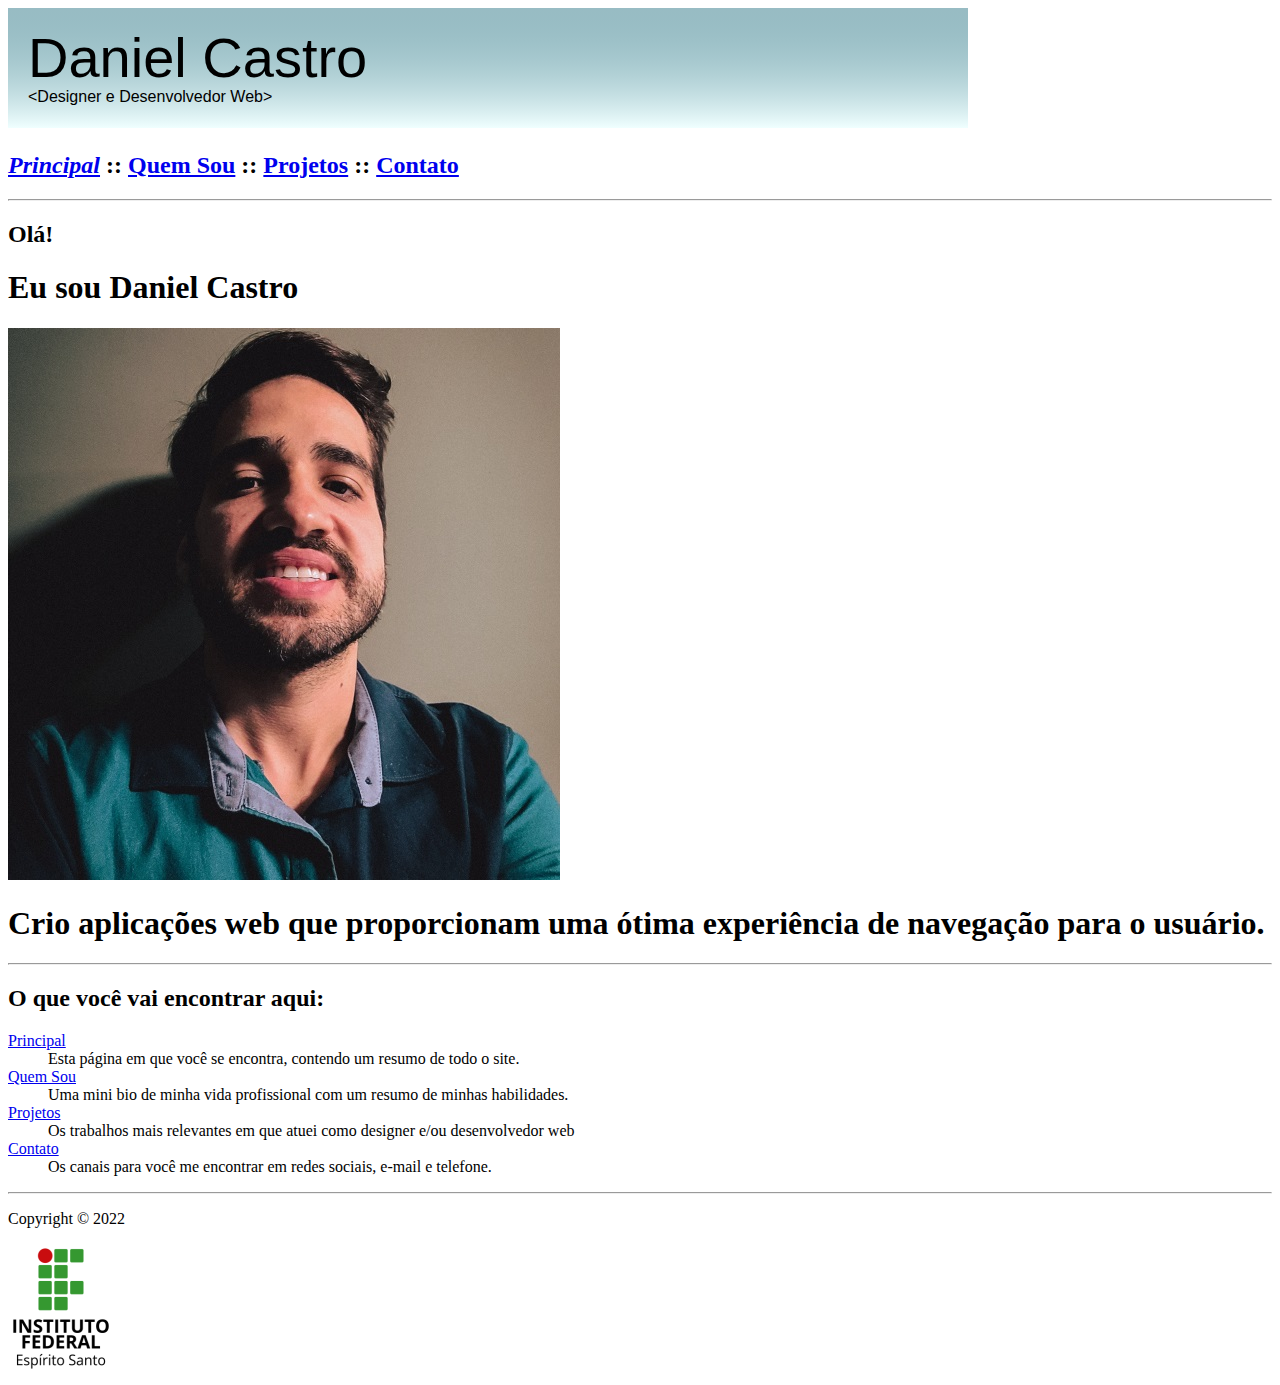
<file: Semana 01/index.html>
<!DOCTYPE html>
<html lang="pt-br">

<head>
    <meta charset="UTF-8">
    <meta http-equiv="X-UA-Compatible" content="IE=edge">
    <meta name="viewport" content="width=device-width, initial-scale=1.0">
    <title>Daniel Castro</title>
</head>

<body>
    <svg xmlns="http://www.w3.org/2000/svg" width="960" height="120">
        <defs>
            <linearGradient id="degrade" x1="0%" y1="0%" x2="0%" y2="100%">
                <stop offset="0%" stop-color="#317988" stop-opacity=".5" />
                <stop offset="100%" stop-color="#F0FFFF" stop-opacity="1" />
            </linearGradient>
        </defs>
        <rect width="100%" height="120" fill="url(#degrade)" />
        <g dominant-baseline="middle" text-anchor="start">
            <text x="20" y="45%" fill="black" font-size="56" font-family="sans-serif">
                Daniel Castro
            </text>
            <text x="20" y="75%" fill="black" font-size="16" font-family="sans-serif">
                &lt;Designer e Desenvolvedor Web&gt;
            </text>
        </g>
    </svg>
    <dl>
        <h2><a href="index.html"> <i>Principal</i></a> :: <a href="quemsou.html">Quem Sou</a> :: <a
                href="projetos.html">Projetos</a> :: <a href="contato.html">Contato</a></h2>
    </dl>
    <hr>
    <h2>Olá!</h2>
    <h1>Eu sou Daniel Castro</h1>
    <img src="img/perfil.jpg" alt="Foto perfil">
    <h1>Crio aplicações web que proporcionam uma ótima experiência de navegação para o usuário.</h1>
    <hr>
    <dl>
        <h2>O que você vai encontrar aqui:</h2>
        <dt><a href="index.html">Principal</a></dt>
        <dd>Esta página em que você se encontra, contendo um resumo de todo o site.</dd>
        <dt><a href="quemsou.html">Quem Sou</a></dt>
        <dd>Uma mini bio de minha vida profissional com um resumo de minhas habilidades.</dd>
        <dt><a href="projetos.html">Projetos</a></dt>
        <dd>Os trabalhos mais relevantes em que atuei como designer e/ou desenvolvedor web</dd>
        <dt><a href="contato.html">Contato</a></dt>
        <dd>Os canais para você me encontrar em redes sociais, e-mail e telefone.</dd>
    </dl>
    <hr>
    <p>Copyright © 2022</p>
    <img src="img/ifes_resized2.png" alt="Logo Ifes">
</body>

</html>
</file>
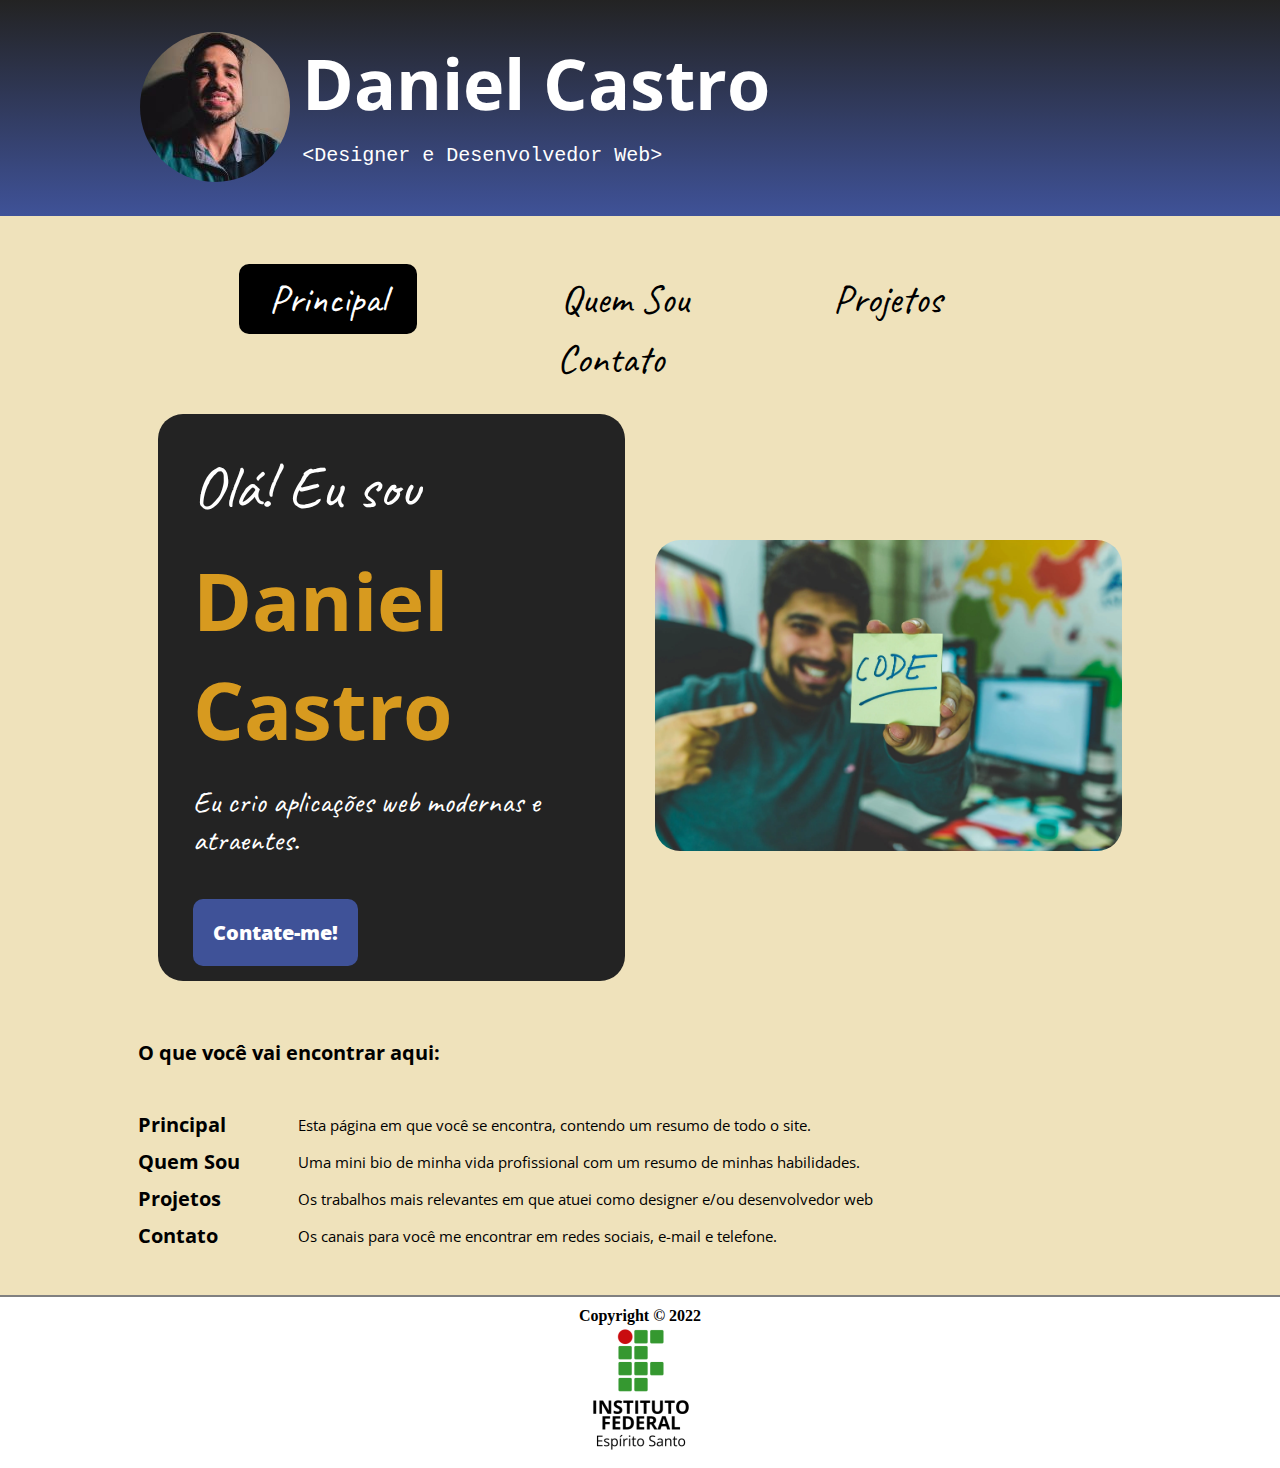
<file: Semana 02/index.html>
<!DOCTYPE html>
<html lang="pt-br">

<head>
    <meta charset="UTF-8">
    <meta http-equiv="X-UA-Compatible" content="IE=edge">
    <meta name="viewport" content="width=device-width, initial-scale=1.0">
    <title>Document</title>
    <link rel="stylesheet" href="estilos.css">
</head>

<body>
    <header>
        <table width="100%" class="tabela1">
            <tr>
                <td rowspan="2" width="3%" class="tituloFoto"><img src="img/perfil.jpg" alt="Foto de Perfil"
                        style="border-radius: 75px;" width="150px"></td>
                <td>
                    <h1 width="50%" class="tituloNome">Daniel Castro</h1>
                </td>
            </tr>
            <tr>
                <td width="50%">
                    <h2 class="tituloProfissao">&lt;Designer e Desenvolvedor Web&gt;</h2>
                </td>
            </tr>
        </table>
    </header>
    <main>
        <br>
        <table width="80%" class="tabela2">
            <tr>
                <td colspan=2>
                    <ul style="text-align: center;">
                        <li class="botaoSel">Principal</li>
                        <li class="botaoLink"><a href="quemsou.html" class="botaoLink">Quem Sou</a></li>
                        <li class="botaoLink"><a href="projetos.html" class="botaoLink">Projetos</a></li>
                        <li class="botaoLink"><a href="contato.html" class="botaoLink">Contato</a></li>
                    </ul>
                </td>
            </tr>
            <tr>
                <td width="50%" class="secaoHero">
                    <p class="hero1">Olá! Eu sou</p>
                    <p class="hero2"><b>Daniel Castro<b></p>
                    <p class="hero3">Eu crio
                        aplicações web modernas e atraentes.</p><a href="contato.html"
                        class="botaoContateme">Contate-me!</a>
                </td>
                <td><img src="img/pessoa.jpg" alt="Foto perfil" width="100%" class="fotoHero"></td>
            </tr>
        </table>
        <br>
        <table width="80%" class="tabela3">
            <tr>
                <td colspan="4">
                    <h3 style="font-family: Open Sans; font-size: 20px; padding-bottom: 35px;">O que você vai encontrar
                        aqui:</h3>
                </td>
            </tr>
            <tr>
                <td><a href="index.html" class="linktabela3">Principal</a></td>
                <td colspan="3" style="font-family: Open Sans; font-size: 15px;">Esta página em que você se encontra,
                    contendo um resumo de todo o site.</td>
            </tr>
            <tr>
                <td><a href="quemsou.html" class="linktabela3">Quem Sou</a></td>
                <td colspan="3" style="font-family: Open Sans; font-size: 15px;">Uma mini bio de minha vida profissional
                    com um resumo de minhas habilidades.</td>
            </tr>
            <tr>
                <td><a href="projetos.html" class="linktabela3">Projetos</a></td>
                <td colspan="3" style="font-family: Open Sans; font-size: 15px;">Os trabalhos mais relevantes em que
                    atuei como designer e/ou desenvolvedor web</td>
            </tr>
            <tr>
                <td><a href="contato.html" class="linktabela3">Contato</a></td>
                <td colspan="3" style="font-family: Open Sans; font-size: 15px;">Os canais para você me encontrar em
                    redes sociais, e-mail e telefone.</td>
            </tr>
        </table>
        <br>
        <br>
    </main>
    <footer>
        <p>
            <b>Copyright © 2022</b>
            <br><img src="img/ifes_resized2.png" alt="Logo Ifes">
        </p>
    </footer>
</body>

</html>
</file>
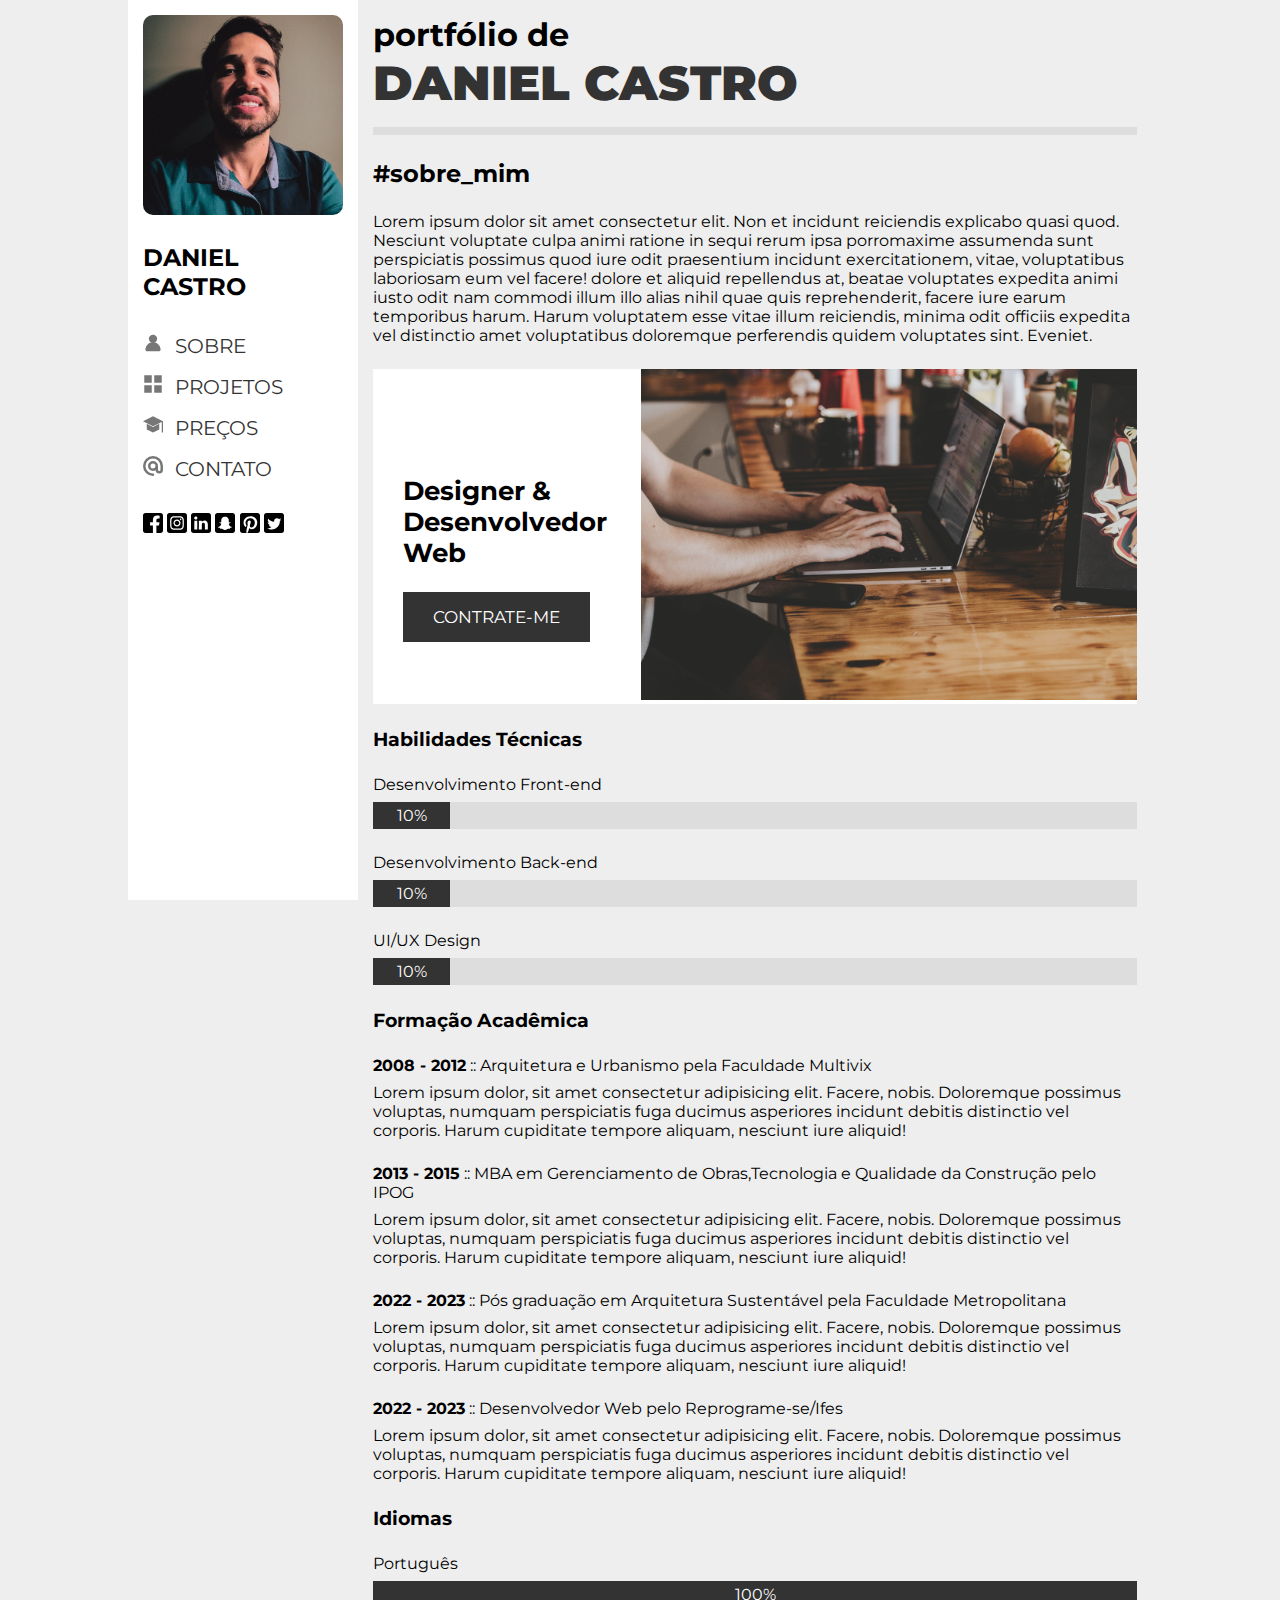
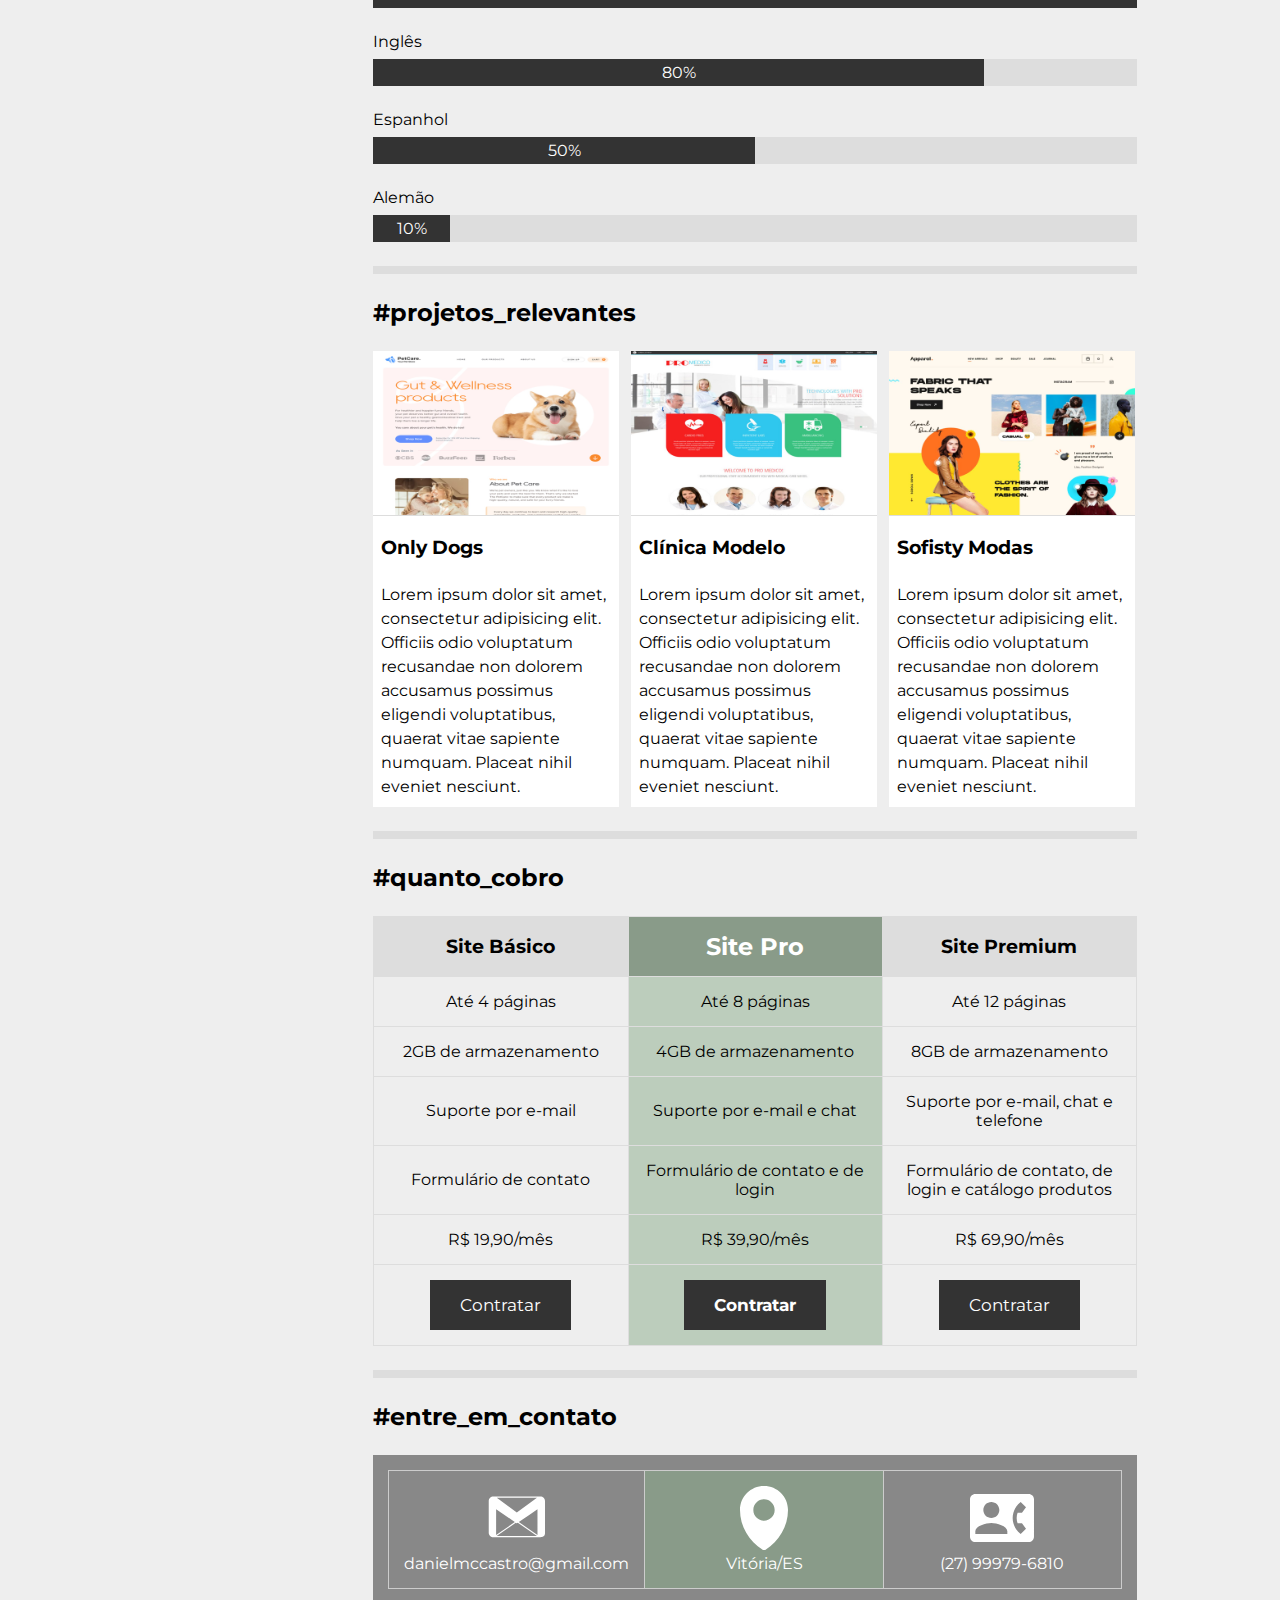
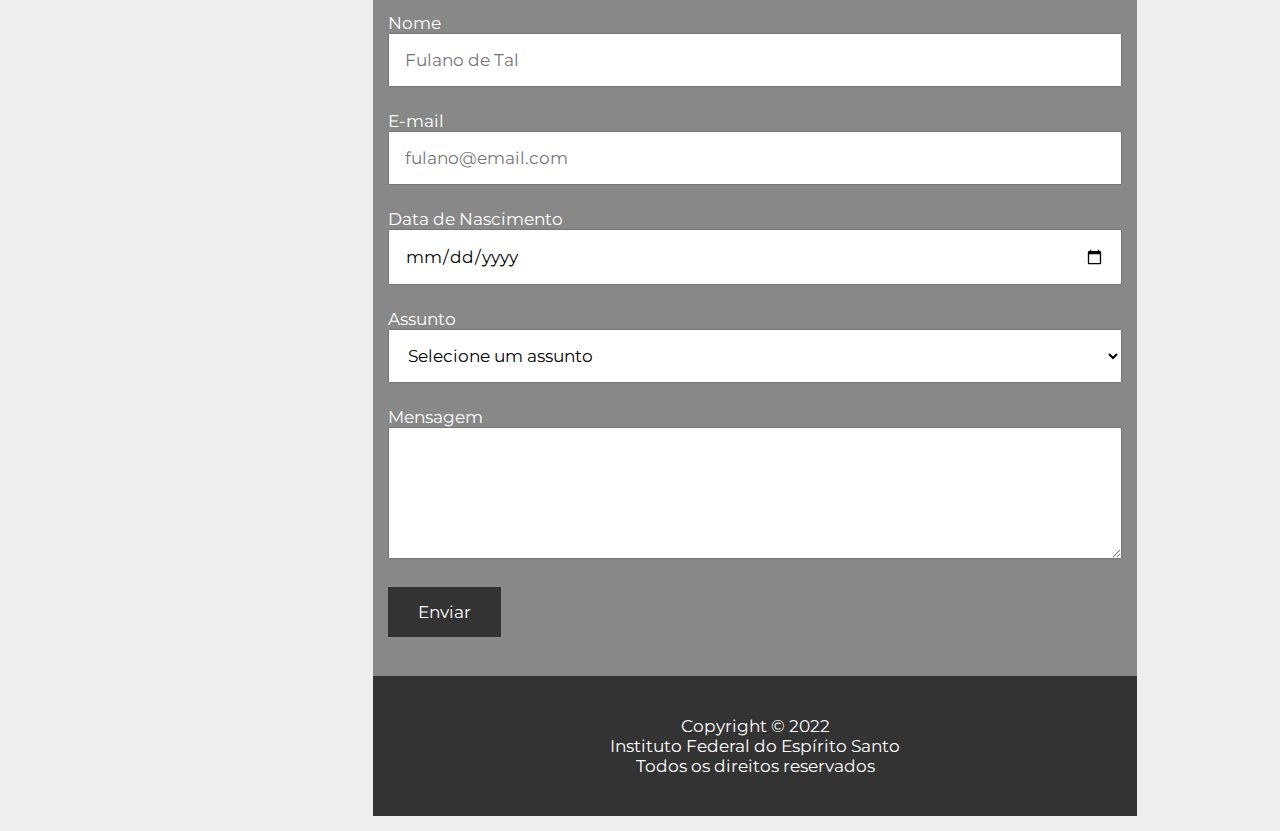
<file: Semana 03/index.html>
<!DOCTYPE html>
<html lang="pt-br">

<head>
    <meta charset="UTF-8">
    <meta http-equiv="X-UA-Compatible" content="IE=edge">
    <meta name="viewport" content="width=device-width, initial-scale=1.0">
    <link rel="stylesheet" href="estilos.css">
    <link rel="stylesheet" href="util.css">
    <title>Portfólio de Daniel Castro</title>
</head>

<body>
    <div class="conteiner">
        <!-- MENU ESQUERDO FIXO -->
        <div class="areaesquerda">
            <div class="logo">
                <img src="img/Perfil.jpg">
            </div>
            <h2 class="my3">DANIEL CASTRO</h2>
            <p class="py1"><img src="img/sobre.svg"><a href="#sobre">SOBRE</a></p>
            <p class="py1"><img src="img/projetos.svg"><a href="#projetos">PROJETOS</a></p>
            <p class="py1"><img src="img/formacao.svg"><a href="#precos">PREÇOS</a></p>
            <p class="py1"><img src="img/contato.svg"><a href="#contato">CONTATO</a></p>
            <p class="pt3 social">
                <a href="https://www.facebook.com"><img src="img/social/facebook.svg" alt="Facebook"></a>
                <a href="https://www.instagram.com/danielmccastro"><img src="img/social/instagram.svg" alt="Instagram"></a>
               <a href="https://www.linkedin.com/in/danielcastroarq/"><img src="img/social/linkedin.svg" alt="LinkedIn"></a>
                <a href="https://www.snapchat.com"><img src="img/social/snapchat.svg" alt="Snapchat"></a>
                <a href="https://www.pinterest.com"><img src="img/social/pinterest.svg" alt="Pinterest"></a>
                 <a href="https://www.twitter.com"><img src="img/social/twitter.svg" alt="Twitter"></a>
            </p>
        </div>

        <!-- REGIÃO DE CONTEÚDO ROLÁVEL -->
        <div class="areadireita">
            <!-- CABEÇALHO -->
            <div class="cabecalho">
                <h1>portfólio de<br><b>DANIEL CASTRO</b></h1>
                <hr id="sobre">
            </div>

            <!-- SEÇÃO SOBRE MIM -->
            <h2 class="my3">#sobre_mim</h2>
            <div class="sobre mb3">
                <p class="my3">Lorem ipsum dolor sit amet consectetur elit. Non et incidunt reiciendis explicabo quasi quod. Nesciunt voluptate culpa animi ratione in sequi rerum ipsa porromaxime assumenda sunt perspiciatis possimus quod iure odit praesentium incidunt exercitationem, vitae, voluptatibus laboriosam eum vel facere! dolore et aliquid repellendus at, beatae voluptates expedita animi iusto odit nam commodi illum illo alias nihil quae quis reprehenderit, facere iure earum temporibus harum. Harum voluptatem esse vitae illum reiciendis, minima odit officiis expedita vel distinctio amet voluptatibus doloremque perferendis quidem voluptates sint. Eveniet.
                </p>

                <div class="hero">
                    <div class="texto">
                        <h2>Designer & Desenvolvedor Web</h2>
                        <p class="my3"><a href="#precos" class="btn">CONTRATE-ME</a></p>
                    </div>
                    <div class="imagem">
                        <img src="img/computador.jpeg">
                    </div>
                    <div class="clear"></div>
                </div>

                <div id="habilidades">
                    <h3 class="my3">Habilidades Técnicas</h3>
                    <div class="habilidade">
                        <h4 class="fw-normal mb1">Desenvolvimento Front-end</h4>
                        <div class="progresso mb3">
                            <div class="w10">10%</div>
                        </div>
                    </div>
                    <div class="habilidade">
                        <h4 class="fw-normal mb1">Desenvolvimento Back-end</h4>
                        <div class="progresso mb3">
                            <div class="w10">10%</div>
                        </div>
                    </div>
                    <div class="habilidade">
                        <h4 class="fw-normal mb1">UI/UX Design</h4>
                        <div class="progresso mb3">
                            <div class="w10">10%</div>
                        </div>
                    </div>
                </div>

                <div id="formacao">
                    <h3 class="my3">Formação Acadêmica</h3>
                    <div class="mb3 item-formacao">
                        <h4 class="fw-normal mb1"><b>2008 - 2012</b> :: Arquitetura e Urbanismo pela Faculdade Multivix
                        </h4>
                        <p>
                            Lorem ipsum dolor, sit amet consectetur adipisicing elit. Facere, nobis. Doloremque possimus voluptas, numquam perspiciatis fuga ducimus asperiores incidunt debitis distinctio vel corporis. Harum cupiditate tempore aliquam, nesciunt iure aliquid!
                        </p>
                    </div>
                    <div class="mb3 item-formacao">
                        <h4 class="fw-normal mb1"><b>2013 - 2015</b> :: MBA em Gerenciamento de Obras,Tecnologia e Qualidade da Construção pelo IPOG
                        </h4>
                        <p>
                            Lorem ipsum dolor, sit amet consectetur adipisicing elit. Facere, nobis. Doloremque possimus voluptas, numquam perspiciatis fuga ducimus asperiores incidunt debitis distinctio vel corporis. Harum cupiditate tempore aliquam, nesciunt iure aliquid!
                        </p>
                    </div>
                    <div class="mb3 item-formacao">
                        <h4 class="fw-normal mb1"><b>2022 - 2023</b> ::  Pós graduação em Arquitetura Sustentável pela Faculdade Metropolitana
                        </h4>
                        <p>
                            Lorem ipsum dolor, sit amet consectetur adipisicing elit. Facere, nobis. Doloremque possimus voluptas, numquam perspiciatis fuga ducimus asperiores incidunt debitis distinctio vel corporis. Harum cupiditate tempore aliquam, nesciunt iure aliquid!
                        </p>
                    </div>
                    <div class="mb3 item-formacao">
                        <h4 class="fw-normal mb1"><b>2022 - 2023</b> :: Desenvolvedor Web pelo Reprograme-se/Ifes
                        </h4>
                        <p>
                            Lorem ipsum dolor, sit amet consectetur adipisicing elit. Facere, nobis. Doloremque possimus voluptas, numquam perspiciatis fuga ducimus asperiores incidunt debitis distinctio vel corporis. Harum cupiditate tempore aliquam, nesciunt iure aliquid!
                        </p>
                    </div>
                </div>

                <div id="idiomas">
                    <h3 class="my3">Idiomas</h3>
                    <div>
                        <h4 class="fw-normal mb1">Português</h4>
                        <div class="progresso mb3">
                            <div class="w100">100%</div>
                        </div>
                    </div>
                    <div>
                        <h4 class="fw-normal mb1">Inglês</h4>
                        <div class="progresso mb3">
                            <div class="w80">80%</div>
                        </div>
                    </div>
                    <div>
                        <h4 class="fw-normal mb1">Espanhol</h4>
                        <div class="progresso mb3">
                            <div class="w50">50%</div>
                        </div>
                    </div>
                    <div>
                        <h4 class="fw-normal mb1">Alemão</h4>
                        <div class="progresso mb3">
                            <div class="w10">10%</div>
                        </div>
                    </div>
                </div>
            </div>

            <!-- SEÇÃO DE PROJETOS -->
            <hr id="projetos">
            <h2 class="my3">#projetos_relevantes</h2>
            <div class="projetos">
                <div class="card">
                    <img src="img/projeto12.jpg" alt="">
                    <h3 class="my1 p1">Only Dogs</h3>
                    <p class="lh3 p1">Lorem ipsum dolor sit amet, consectetur adipisicing elit. Officiis odio voluptatum recusandae non dolorem accusamus possimus eligendi voluptatibus, quaerat vitae sapiente numquam. Placeat nihil eveniet nesciunt.</p>
                </div>

                <div class="card mx1">
                    <img src="img/projeto22.jpg" alt="">
                    <h3 class="my1 p1">Clínica Modelo</h3>
                    <p class="lh3 p1">Lorem ipsum dolor sit amet, consectetur adipisicing elit. Officiis odio voluptatum recusandae non dolorem accusamus possimus eligendi voluptatibus, quaerat vitae sapiente numquam. Placeat nihil eveniet nesciunt.</p>
                </div>

                <div class="card">
                    <img src="img/projeto32.jpg" alt="">
                    <h3 class="my1 p1">Sofisty Modas</h3>
                    <p class="lh3 p1">Lorem ipsum dolor sit amet, consectetur adipisicing elit. Officiis odio voluptatum recusandae non dolorem accusamus possimus eligendi voluptatibus, quaerat vitae sapiente numquam. Placeat nihil eveniet nesciunt.</p>
                </div>
            </div>

            <!-- SEÇÃO DE PREÇOS -->
            <hr id="precos" class="mt3">
            <h2 class="my3">#quanto_cobro</h2>
            <div class="precos">
                <table>
                    <tr>
                        <td class="bg-gray">
                            <h3>Site Básico</h3>
                        </td>
                        <td class="bg-green txt-white">
                            <h2>Site Pro</h2>
                        </td>
                        <td class="bg-gray">
                            <h3>Site Premium</h3>
                        </td>
                    </tr>
                    <tr>
                        <td><span>Até 4 páginas</span></td>
                        <td class="bg-lightgreen"><span>Até 8 páginas</span></td>
                        <td><span>Até 12 páginas</span></td>
                    </tr>
                    <tr>
                        <td><span>2GB de armazenamento</span></td>
                        <td class="bg-lightgreen"><span>4GB de armazenamento</span></td>
                        <td><span>8GB de armazenamento</span></td>
                    </tr>
                    <tr>
                        <td><span>Suporte por e-mail</span></td>
                        <td class="bg-lightgreen"><span>Suporte por e-mail e chat</span></td>
                        <td><span>Suporte por e-mail, chat e telefone</span></td>
                    </tr>
                    <tr>
                        <td><span>Formulário de contato</span></td>
                        <td class="bg-lightgreen"><span>Formulário de contato e de login</span></td>
                        <td><span>Formulário de contato, de login e catálogo produtos</span></td>
                    </tr>
                    <tr>
                        <td><span>R$ 19,90/mês</span></td>
                        <td class="bg-lightgreen"><span>R$ 39,90/mês</span></td>
                        <td><span>R$ 69,90/mês</span></td>
                    </tr>
                    <tr>
                        <td><a class="btn" href="#contato">Contratar</a></td>
                        <td class="bg-lightgreen"><a class="btn fw-bold" href="#contato">Contratar</a></td>
                        <td><a class="btn" href="#contato">Contratar</a></td>
                    </tr>
                </table>
            </div>

            <!-- SEÇÃO DE CONTATO -->
            <hr id="contato" class="mt3">
            <h2 class="my3">#entre_em_contato</h2>
            <div class="contato">
                <table>
                    <tr>
                        <td>
                            <img src="img/email.svg"><br>
                            <a href="mailto:danielmccastro@gmail.com">danielmccastro@gmail.com</a>
                        </td>
                        <td class="bg-green">
                            <img src="img/local.svg"><br>
                            <span>Vitória/ES</span>
                        </td>
                        <td>
                            <img src="img/telefone.svg"><br>
                            <a href="tel:27999796810">(27) 99979-6810</a>
                        </td>
                    </tr>
                </table>
                <form class="my3">
                    <div class="my3">
                        <label>
                            Nome<br>
                            <input type="text" placeholder="Fulano de Tal">
                        </label>
                    </div>
                    <div class="my3">
                        <label>
                            E-mail<br>
                            <input type="email" placeholder="fulano@email.com">
                        </label>
                    </div>
                    <div class="my3">
                        <label>
                            Data de Nascimento<br>
                            <input type="date">
                        </label>
                    </div>
                    <div class="my3">
                        <label>
                            Assunto<br>
                            <select>
                                <option selected>Selecione um assunto</option>
                                <option value="">Suporte Técnico</option>
                                <option value="">Reclamação</option>
                                <option value="">Sugestão</option>
                                <option value="">Dúvida</option>
                            </select>
                        </label>
                    </div>
                    <div class="my3">
                        <label>
                            Mensagem<br>
                            <textarea rows="5"></textarea>
                        </label>
                    </div>
                    <div class="my3">
                        <a class="btn">Enviar</a>
                    </div>
                </form>
            </div>

            <!-- RODAPÉ -->
            <div class="rodape bg-dark p5">
                <p>Copyright &copy; 2022</p>
                <p>Instituto Federal do Espírito Santo</p>
                <p>Todos os direitos reservados</p>
            </div>
        </div>
    </div>
</body>

</html>
</file>
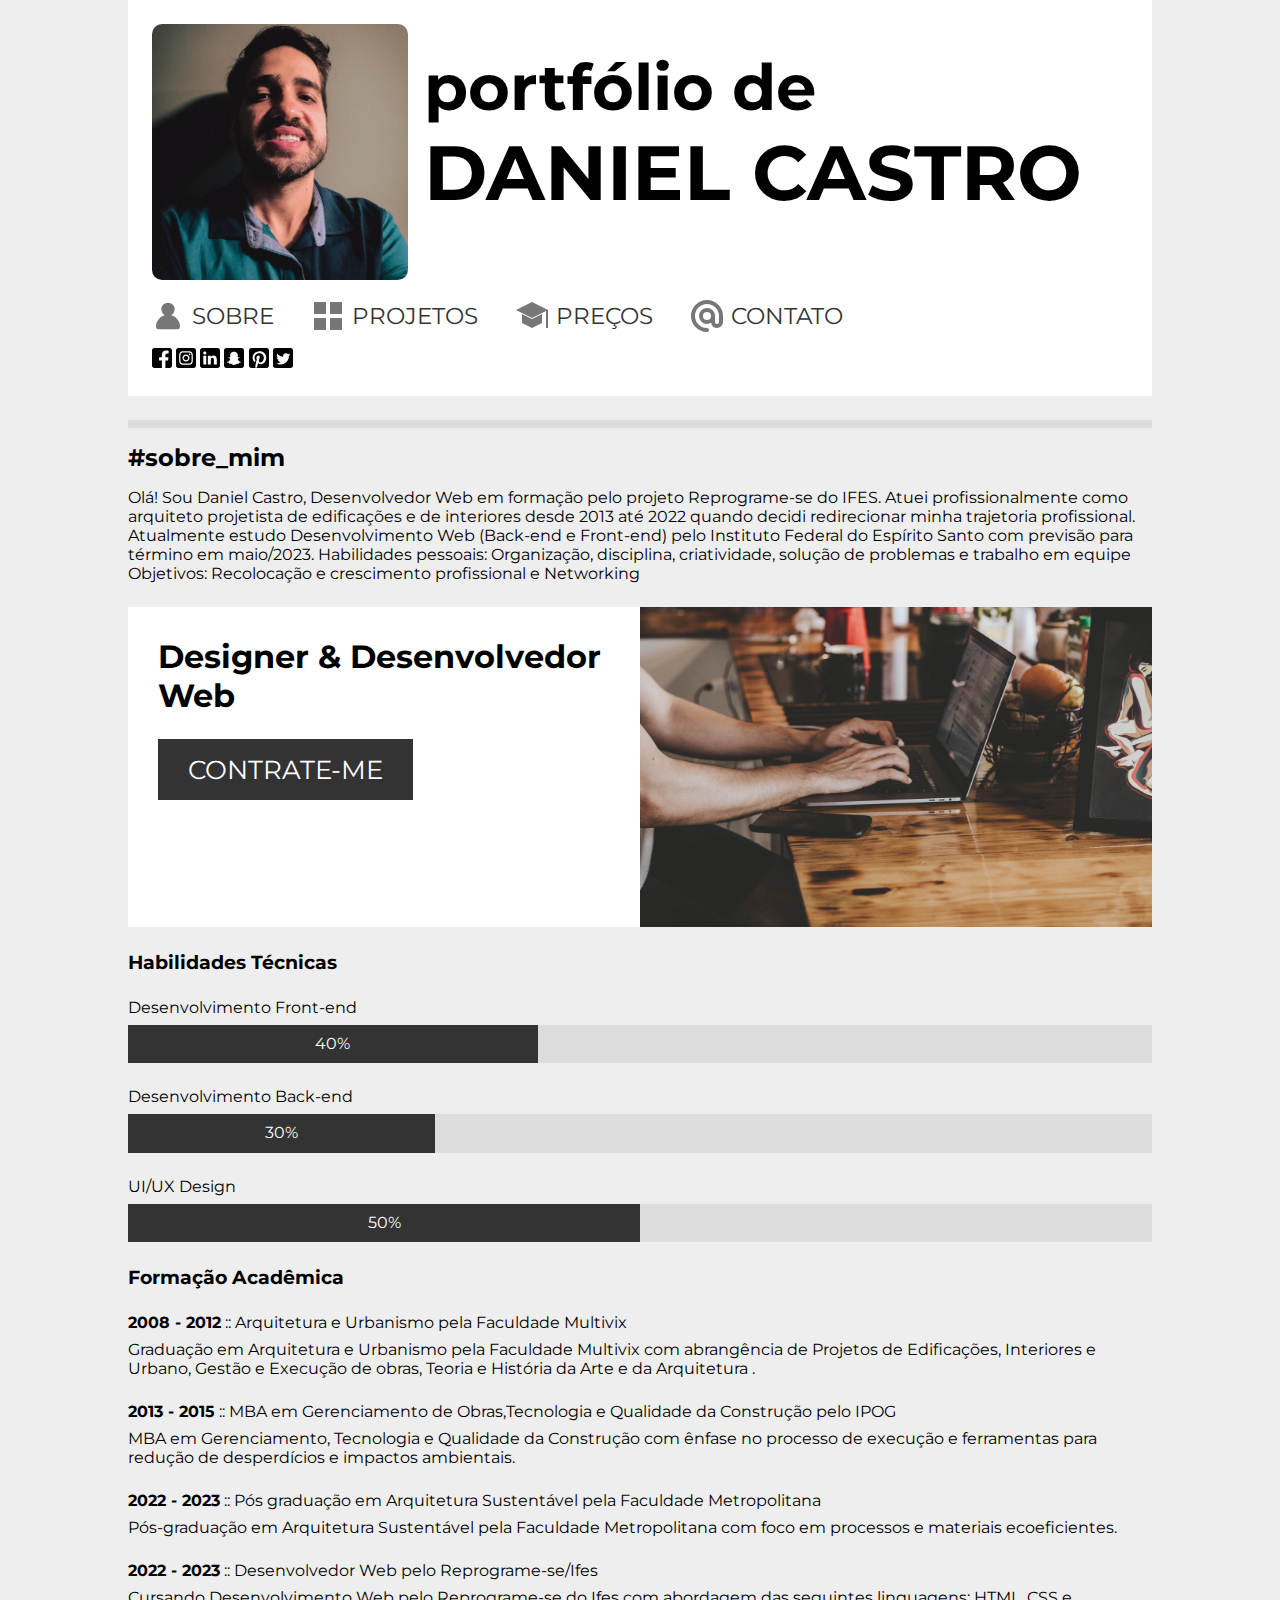
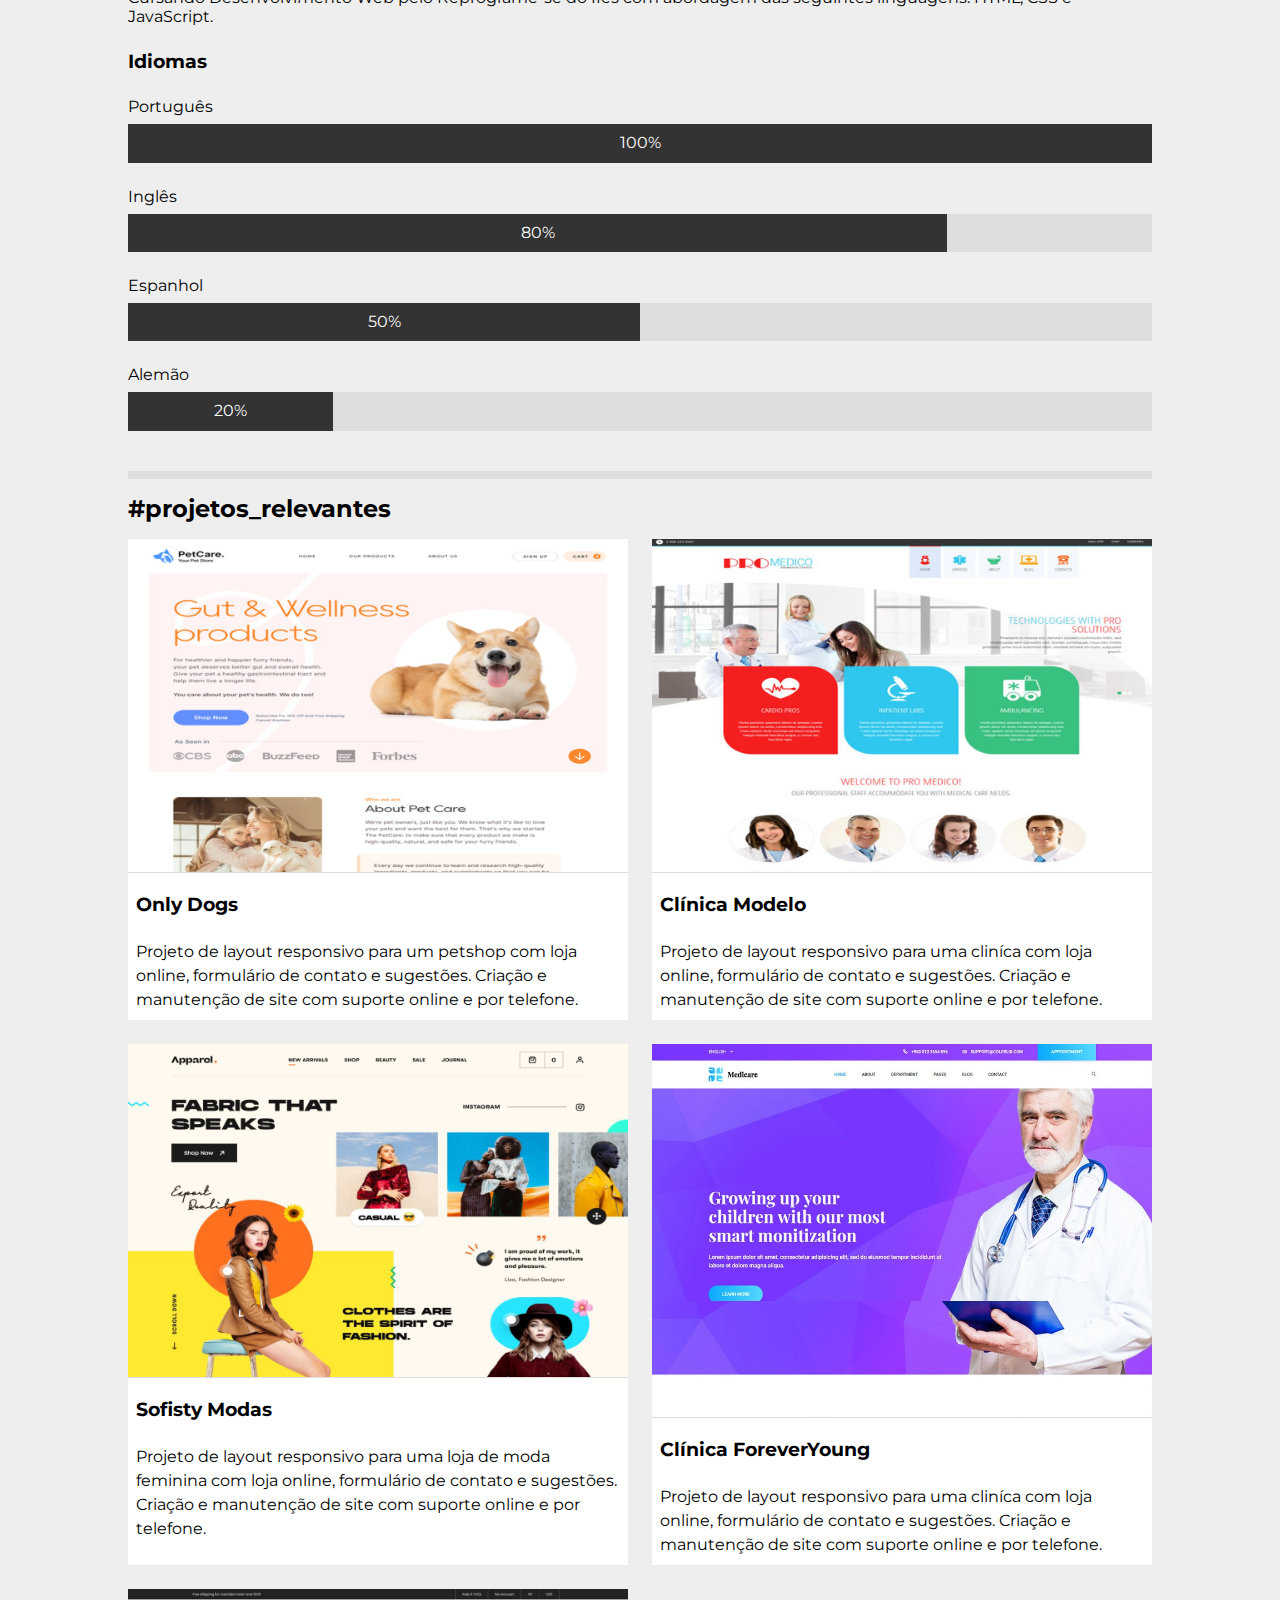
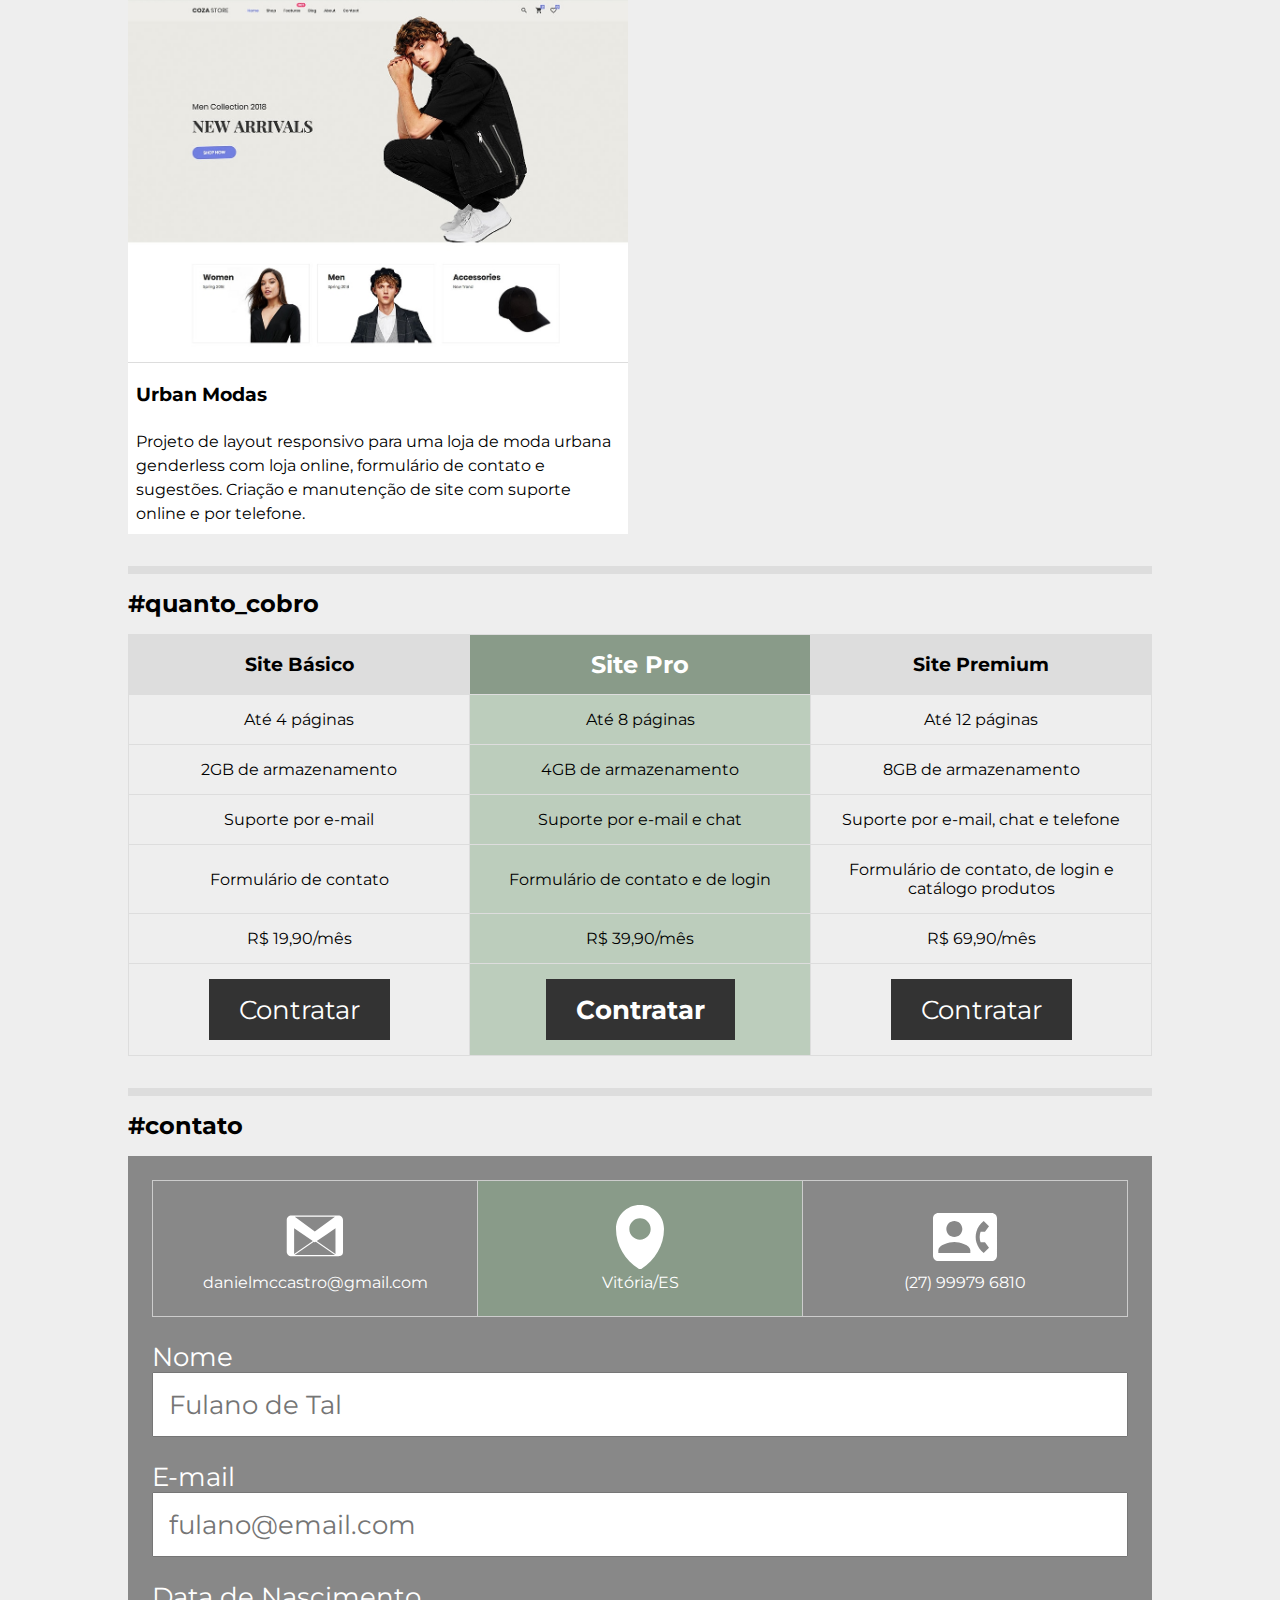
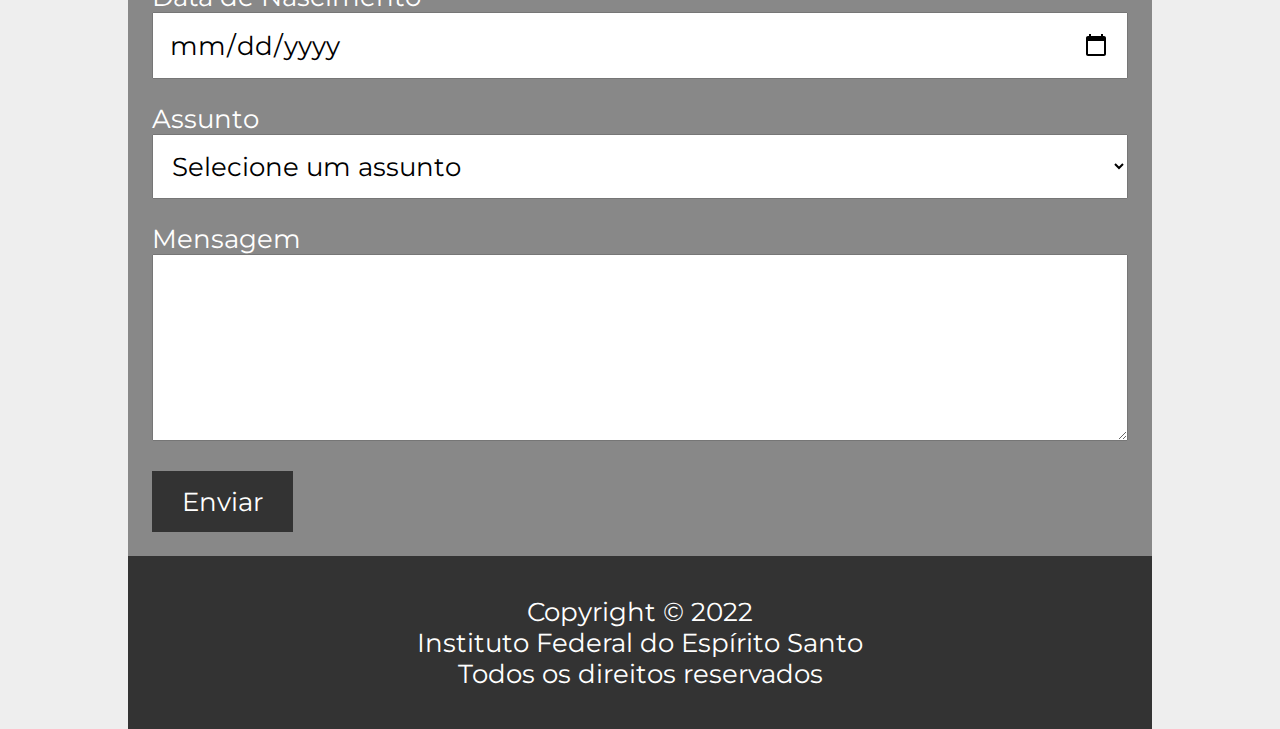
<file: Semana 04/index.html>
<!DOCTYPE html>
<html lang="pt-br">

<head>
    <meta charset="UTF-8">
    <meta http-equiv="X-UA-Compatible" content="IE=edge">
    <meta name="viewport" content="width=device-width, initial-scale=1.0">
    <link rel="stylesheet" href="estilos.css">
    <link rel="stylesheet" href="util.css">
    <title>Portfólio de Daniel Castro</title>
</head>

<body>
    <div class="conteiner">
        <!-- MENU FIXO -->
        <div class="areaesquerda">
            <div class="brand">
                <div class="logo">
                    <img src="img/Daniel.jpg" data-src="img/pessoa-branco.jpg">
                </div>
                <h2 class="my3"><small id="subtituloPrincipal">portfólio de<br></small>DANIEL CASTRO</h2>
            </div>
            <div class="menu">
                <p><img src="img/sobre.svg" data-src="img/quadrado-branco.jpg"><a href="#sobre">SOBRE</a></p>
                <p><img src="img/projetos.svg" data-src="img/quadrado-branco.jpg"><a href="#projetos">PROJETOS</a></p>
                <p><img src="img/formacao.svg" data-src="img/quadrado-branco.jpg"><a href="#precos">PREÇOS</a></p>
                <p><img src="img/contato.svg" data-src="img/quadrado-branco.jpg"><a href="#contato">CONTATO</a></p>
            </div>
            <div class="social">
                <img src="img/social/facebook.svg" data-src="img/quadrado-branco.jpg" alt="Facebook">
                <img src="img/social/instagram.svg" data-src="img/quadrado-branco.jpg" alt="Instagram">
                <img src="img/social/linkedin.svg" data-src="img/quadrado-branco.jpg" alt="LinkedIn">
                <img src="img/social/snapchat.svg" data-src="img/quadrado-branco.jpg" alt="SnapChat">
                <img src="img/social/pinterest.svg" data-src="img/quadrado-branco.jpg" alt="Pinterest">
                <img src="img/social/twitter.svg" data-src="img/quadrado-branco.jpg" alt="Twitter">
            </div>
        </div>

        <!-- REGIÃO ROLÁVEL -->
        <div class="areadireita">
            <!-- CABEÇALHO -->
            <div class="cabecalho">
                <h1>portfólio de<br><b>DANIEL CASTRO</b></h1>
            </div>

            <!-- SEÇÃO SOBRE MIM -->
            <div class="sobre">
                <!-- TÍTULO -->
                <div class="titulo-secao">
                    <hr id="sobre">
                    <h2>#sobre_mim</h2>
                </div>
                <!-- CONTEÚDO -->
                <div class="conteudo-secao">
                    <!-- SUBSEÇÃO HERO -->
                    <div class="subsecao">
                        <p class="mb3">
                            Olá! Sou Daniel Castro, Desenvolvedor Web em formação pelo projeto Reprograme-se do IFES.
Atuei profissionalmente como arquiteto projetista de edificações e de interiores desde 2013 até 2022 quando decidi redirecionar minha trajetoria profissional.
Atualmente estudo Desenvolvimento Web (Back-end e Front-end) pelo Instituto Federal do Espírito Santo com previsão para término em maio/2023.
Habilidades pessoais: Organização, disciplina, criatividade, solução de problemas e trabalho em equipe
Objetivos: Recolocação e crescimento profissional e Networking
                        </p>
                        <div class="hero">
                            <div class="texto">
                                <h2>Designer & Desenvolvedor Web</h2>
                                <p class="my3"><a href="#precos" class="btn">CONTRATE-ME</a></p>
                            </div>
                            <div class="imagem"><img src="img/computador.jpeg" data-src="img/pessoa-branco.jpg" alt="Computador"></div>
                        </div>
                    </div>

                    <!-- SUBSECAO HABILIDADES TÉCNICAS -->
                    <div class="subsecao">
                        <!-- TÍTULO -->
                        <h3 class="my3">Habilidades Técnicas</h3>
                        <!-- HABILIDADE 1 -->
                        <div>
                            <h4 class="fw-normal mb1">Desenvolvimento Front-end</h4>
                            <div class="progresso mb3">
                                <div class="w40">40%</div>
                            </div>
                        </div>
                        <!-- HABILIDADE 2 -->
                        <div>
                            <h4 class="fw-normal mb1">Desenvolvimento Back-end</h4>
                            <div class="progresso mb3">
                                <div class="w30">30%</div>
                            </div>
                        </div>
                        <!-- HABILIDADE 3 -->
                        <div>
                            <h4 class="fw-normal mb1">UI/UX Design</h4>
                            <div class="progresso mb3">
                                <div class="w50">50%</div>
                            </div>
                        </div>
                    </div>

                    <!-- SUBSEÇÃO FORMAÇÃO ACADÊMICA -->
                    <div class="subsecao">
                        <!-- TÍTULO -->
                        <h3 class="my3">Formação Acadêmica</h3>
                        <!-- FORMAÇÃO 1 -->
                        <div class="mb3">
                            <h4 class="fw-normal mb1"><b>2008 - 2012</b> :: Arquitetura e Urbanismo pela Faculdade Multivix </h4>
                            <p>
                                Graduação em Arquitetura e Urbanismo pela Faculdade Multivix com abrangência de Projetos de Edificações, Interiores e Urbano, Gestão e Execução de obras, Teoria e História da Arte e da Arquitetura .
                            </p>
                        </div>
                        <!-- FORMAÇÃO 2 -->
                        <div class="mb3">
                            <h4 class="fw-normal mb1"><b>2013 - 2015</b> :: MBA em Gerenciamento de Obras,Tecnologia e Qualidade da Construção pelo IPOG</h4>
                            <p>
                                MBA em Gerenciamento, Tecnologia e Qualidade da Construção com ênfase no processo de execução e ferramentas para redução de desperdícios e impactos ambientais.
                            </p>
                        </div>
                        <!-- FORMAÇÃO 3 -->
                        <div class="mb3">
                            <h4 class="fw-normal mb1"><b>2022 - 2023</b> :: Pós graduação em Arquitetura Sustentável pela Faculdade Metropolitana</h4>
                            <p>
                                Pós-graduação em Arquitetura Sustentável pela Faculdade Metropolitana com foco em processos e materiais ecoeficientes.
                            </p>
                        </div>
                        <!-- FORMAÇÃO 4 -->
                        <div class="mb3">
                            <h4 class="fw-normal mb1"><b>2022 - 2023</b> :: Desenvolvedor Web pelo Reprograme-se/Ifes</h4>
                            <p>
                                Cursando Desenvolvimento Web pelo Reprograme-se do Ifes com abordagem das seguintes linguagens: HTML, CSS e JavaScript.
                            </p>
                        </div>
                    </div>

                    <!-- SUBSEÇÃO IDIOMAS  -->
                    <div class="subsecao">
                        <!-- TÍTULO -->
                        <h3 class="my3">Idiomas</h3>
                        <!-- IDIOMA 1 -->
                        <div>
                            <h4 class="fw-normal mb1">Português</h4>
                            <div class="progresso mb3">
                                <div class="w100">100%</div>
                            </div>
                        </div>
                        <!-- IDIOMA 2 -->
                        <div>
                            <h4 class="fw-normal mb1">Inglês</h4>
                            <div class="progresso mb3">
                                <div class="w80">80%</div>
                            </div>
                        </div>
                        <!-- IDIOMA 3 -->
                        <div>
                            <h4 class="fw-normal mb1">Espanhol</h4>
                            <div class="progresso mb3">
                                <div class="w50">50%</div>
                            </div>
                        </div>
                        <!-- IDIOMA 4 -->
                        <div>
                            <h4 class="fw-normal mb1">Alemão</h4>
                            <div class="progresso mb3">
                                <div class="w20">20%</div>
                            </div>
                        </div>
                    </div>
                </div>
            </div>

            <!-- SEÇÃO DE PROJETOS -->
            <div class="projetos">
                <!-- TÍTULO -->
                <div class="titulo-secao">
                    <hr id="projetos">
                    <h2>#projetos_relevantes</h2>
                </div>
                <!-- CONTEÚDO -->
                <div class="conteudo-secao">
                    <!-- PROJETO 1 -->
                    <div class="card">
                        <img src="img/projeto12.jpg" data-src="img/projeto-branco.jpg" alt="Only Dogs">
                        <h3 class="my1 p1">Only Dogs</h3>
                        <p class="lh3 p1">Projeto de layout responsivo para um petshop com loja online, formulário de contato e sugestões. Criação e manutenção de site com suporte online e por telefone.</p>
                    </div>
                    <!-- PROJETO 2 -->
                    <div class="card">
                        <img src="img/projeto22.jpg" data-src="img/projeto-branco.jpg" alt="Clínica Modelo">
                        <h3 class="my1 p1">Clínica Modelo</h3>
                        <p class="lh3 p1">Projeto de layout responsivo para uma cliníca com loja online, formulário de contato e sugestões. Criação e manutenção de site com suporte online e por telefone.</p>
                    </div>
                    <!-- PROJETO 3 -->
                    <div class="card">
                        <img src="img/projeto32.jpg" data-src="img/projeto-branco.jpg" alt="Sofisty Modas">
                        <h3 class="my1 p1">Sofisty Modas</h3>
                        <p class="lh3 p1">Projeto de layout responsivo para uma loja de moda feminina com loja online, formulário de contato e sugestões. Criação e manutenção de site com suporte online e por telefone.</p>
                    </div>
                    <!-- PROJETO 4 -->
                    <div class="card">
                        <img src="img/projeto2.jpg" data-src="img/projeto-branco.jpg" alt="Clínica Modelo">
                        <h3 class="my1 p1">Clínica ForeverYoung</h3>
                        <p class="lh3 p1">Projeto de layout responsivo para uma cliníca com loja online, formulário de contato e sugestões. Criação e manutenção de site com suporte online e por telefone.</p>
                    </div>
                    <!-- PROJETO 5 -->
                    <div class="card">
                        <img src="img/projeto3.jpg" data-src="img/projeto-branco.jpg" alt="Sofisty Modas">
                        <h3 class="my1 p1">Urban Modas</h3>
                        <p class="lh3 p1">Projeto de layout responsivo para uma loja de moda urbana genderless com loja online, formulário de contato e sugestões. Criação e manutenção de site com suporte online e por telefone.</p>
                    </div>
                </div>
            </div>

            <!-- SEÇÃO DE PREÇOS -->
            <div class="precos mt2">
                <!-- TÍTULO -->
                <div class="titulo-secao">
                    <hr id="precos">
                    <h2>#quanto_cobro</h2>
                </div>
                <!-- CONTEÚDO -->
                <div class="conteudo-secao">
                    <table>
                        <tr>
                            <td class="bg-gray">
                                <h3>Site Básico</h3>
                            </td>
                            <td class="bg-green txt-white">
                                <h2>Site Pro</h2>
                            </td>
                            <td class="bg-gray">
                                <h3>Site Premium</h3>
                            </td>
                        </tr>
                        <tr>
                            <td><span>Até 4 páginas</span></td>
                            <td class="bg-lightgreen"><span>Até 8 páginas</span></td>
                            <td><span>Até 12 páginas</span></td>
                        </tr>
                        <tr>
                            <td><span>2GB de armazenamento</span></td>
                            <td class="bg-lightgreen"><span>4GB de armazenamento</span></td>
                            <td><span>8GB de armazenamento</span></td>
                        </tr>
                        <tr>
                            <td><span>Suporte por e-mail</span></td>
                            <td class="bg-lightgreen"><span>Suporte por e-mail e chat</span></td>
                            <td><span>Suporte por e-mail, chat e telefone</span></td>
                        </tr>
                        <tr>
                            <td><span>Formulário de contato</span></td>
                            <td class="bg-lightgreen"><span>Formulário de contato e de login</span></td>
                            <td><span>Formulário de contato, de login e catálogo produtos</span></td>
                        </tr>
                        <tr>
                            <td><span>R$ 19,90/mês</span></td>
                            <td class="bg-lightgreen"><span>R$ 39,90/mês</span></td>
                            <td><span>R$ 69,90/mês</span></td>
                        </tr>
                        <tr>
                            <td><a class="btn" href="#contato">Contratar</a></td>
                            <td class="bg-lightgreen"><a class="btn fw-bold" href="#contato">Contratar</a></td>
                            <td><a class="btn" href="#contato">Contratar</a></td>
                        </tr>
                    </table>
                </div>
            </div>

            <!-- SEÇÃO DE CONTATO -->
            <div class="contato mt2">
                <!-- TÍTULO -->
                <div class="titulo-secao">
                    <hr id="contato">
                    <h2>#contato</h2>
                </div>
                <!-- CONTEÚDO -->
                <div class="conteudo-secao">
                    <!-- CONTATOS -->
                    <table>
                        <tr>
                            <td>
                                <img src="img/email.svg" data-src="img/quadrado-branco.jpg"><br>
                                <a href="mailto:danielmccastro@gmail.com">danielmccastro@gmail.com</a>
                            </td>
                            <td class="bg-green">
                                <img src="img/local.svg" data-src="img/quadrado-branco.jpg"><br>
                                <span>Vitória/ES</span>
                            </td>
                            <td>
                                <img src="img/telefone.svg" data-src="img/quadrado-branco.jpg"><br>
                                <a href="tel:27999796810">(27) 99979 6810</a>
                            </td>
                        </tr>
                    </table>
                    <!-- FORMULÁRIO -->
                    <form class="mt3">
                        <div class="mb3">
                            <label>
                                Nome<br>
                                <input type="text" placeholder="Fulano de Tal">
                            </label>
                        </div>
                        <div class="mb3">
                            <label>
                                E-mail<br>
                                <input type="email" placeholder="fulano@email.com">
                            </label>
                        </div>
                        <div class="mb3">
                            <label>
                                Data de Nascimento<br>
                                <input type="date">
                            </label>
                        </div>
                        <div class="mb3">
                            <label>
                                Assunto<br>
                                <select>
                                    <option selected>Selecione um assunto</option>
                                    <option value="">Suporte Técnico</option>
                                    <option value="">Reclamação</option>
                                    <option value="">Sugestão</option>
                                    <option value="">Dúvida</option>
                                </select>
                            </label>
                        </div>
                        <div class="mb3">
                            <label>
                                Mensagem<br>
                                <textarea rows="5"></textarea>
                            </label>
                        </div>
                        <div>
                            <a class="btn">Enviar</a>
                        </div>
                    </form>
                </div>
            </div>

            <!-- RODAPÉ -->
            <div class="rodape bg-dark p5">
                <p>Copyright &copy; 2022</p>
                <p>Instituto Federal do Espírito Santo</p>
                <p>Todos os direitos reservados</p>
            </div>
        </div>
    </div>
</body>

</html>
</file>
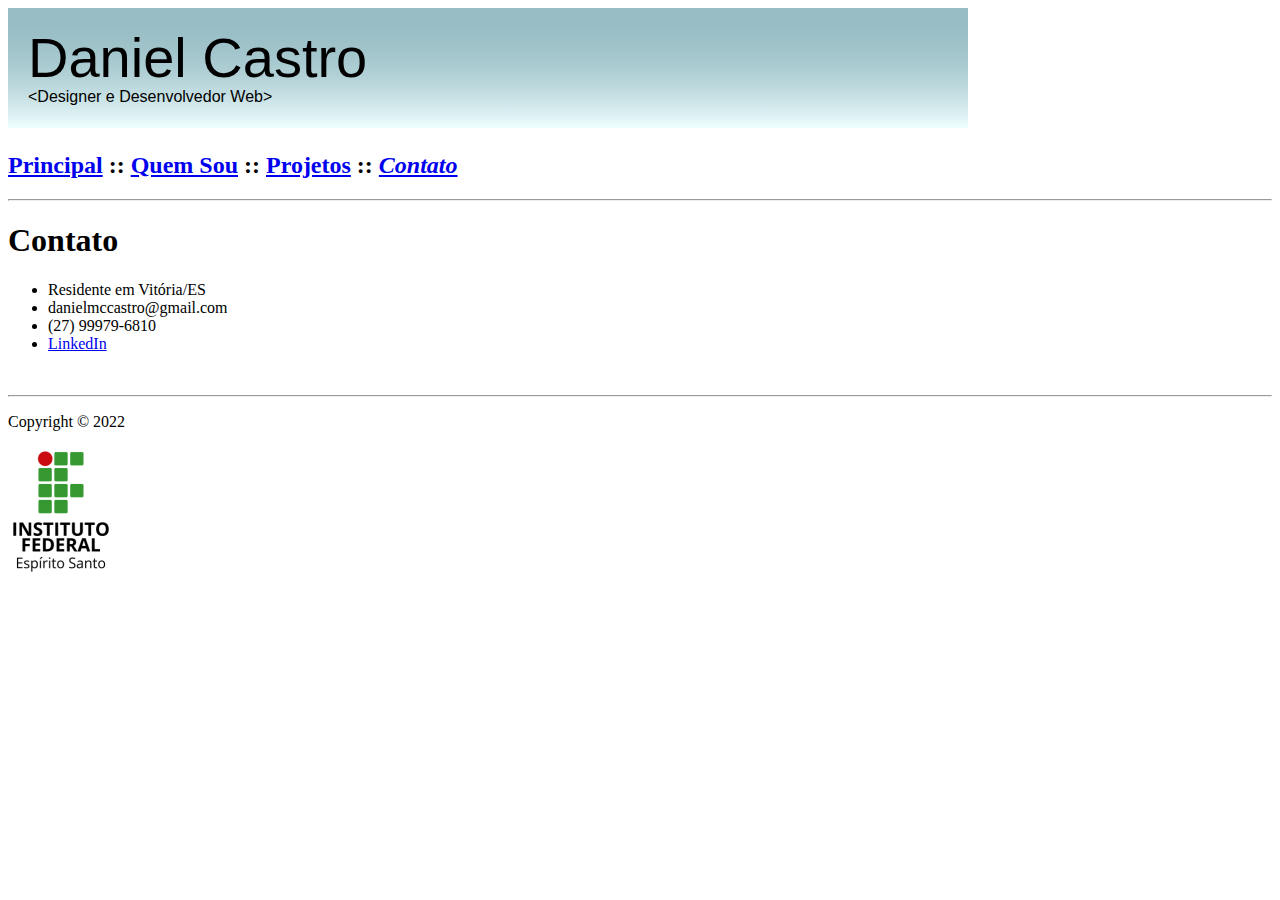
<file: Semana 01/contato.html>
<!DOCTYPE html>
<html lang="pt-br">

<head>
    <meta charset="UTF-8">
    <meta http-equiv="X-UA-Compatible" content="IE=edge">
    <meta name="viewport" content="width=device-width, initial-scale=1.0">
    <title>Daniel Castro</title>
</head>

<body>
    <svg xmlns="http://www.w3.org/2000/svg" width="960" height="120">
        <defs>
            <linearGradient id="degrade" x1="0%" y1="0%" x2="0%" y2="100%">
                <stop offset="0%" stop-color="#317988" stop-opacity=".5" />
                <stop offset="100%" stop-color="#F0FFFF" stop-opacity="1" />
            </linearGradient>
        </defs>
        <rect width="100%" height="120" fill="url(#degrade)" />
        <g dominant-baseline="middle" text-anchor="start">
            <text x="20" y="45%" fill="black" font-size="56" font-family="sans-serif">
                Daniel Castro
            </text>
            <text x="20" y="75%" fill="black" font-size="16" font-family="sans-serif">
                &lt;Designer e Desenvolvedor Web&gt;
            </text>
        </g>
    </svg>
    <dl>
        <h2><a href="index.html">Principal</a> :: <a href="quemsou.html">Quem Sou</a> :: <a
                href="projetos.html">Projetos</a> :: <a href="contato.html"><i>Contato</i></a></h2>
    </dl>
    <hr>
    <h1>Contato</h1>
    <ul>
        <li>Residente em Vitória/ES</li>
        <li>danielmccastro@gmail.com</li>
        <li>(27) 99979-6810</li>
        <li><a href="https://www.linkedin.com/in/danielcastroarq/">LinkedIn</a> </li>
    </ul>
    <br>
    <hr>
    <p>Copyright © 2022</p>
    <img src="img/ifes_resized2.png" alt="Logo Ifes">
</body>


</html>
</file>
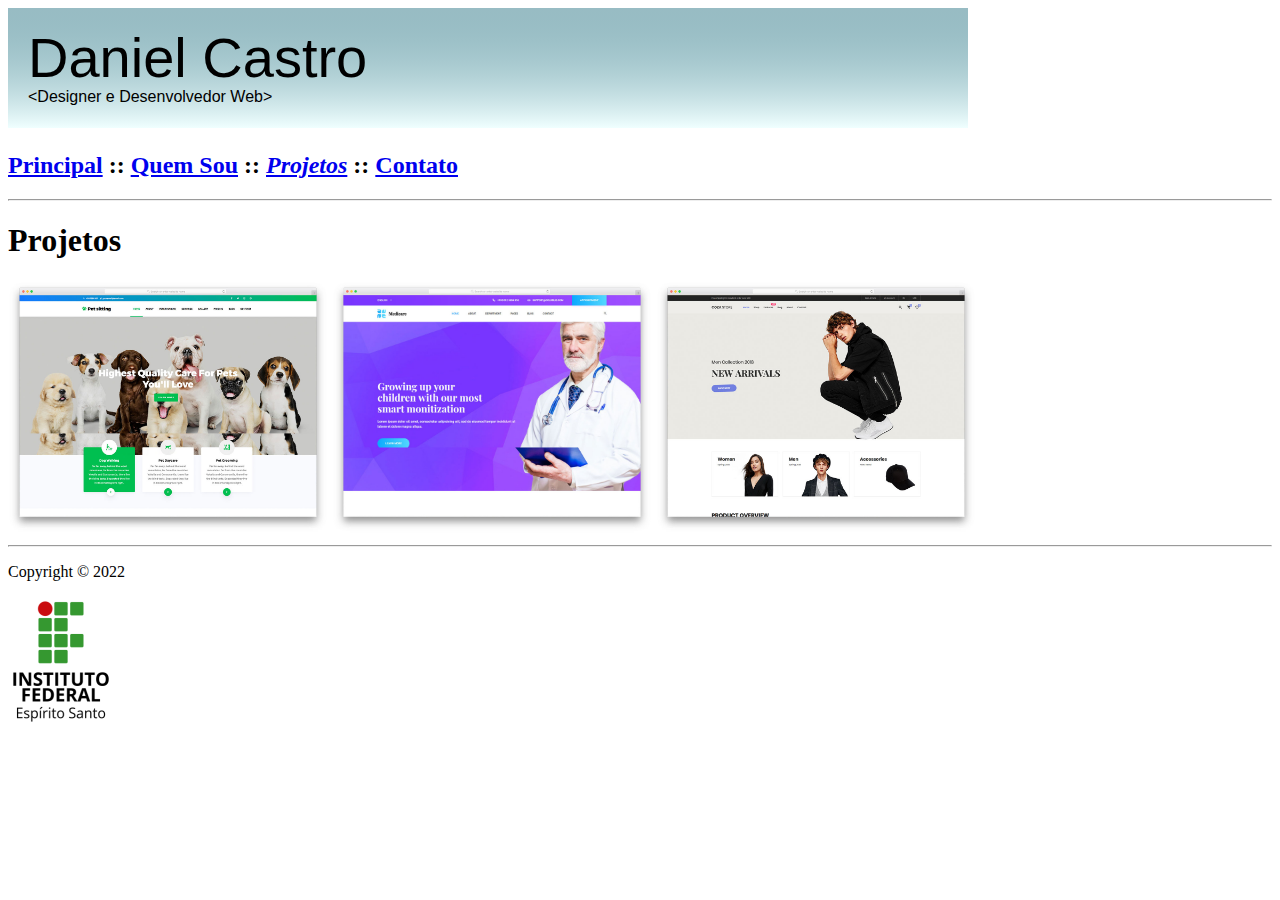
<file: Semana 01/projetos.html>
<!DOCTYPE html>
<html lang="pt-br">

<head>
    <meta charset="UTF-8">
    <meta http-equiv="X-UA-Compatible" content="IE=edge">
    <meta name="viewport" content="width=device-width, initial-scale=1.0">
    <title>Daniel Castro</title>
</head>

<body>
    <svg xmlns="http://www.w3.org/2000/svg" width="960" height="120">
        <defs>
            <linearGradient id="degrade" x1="0%" y1="0%" x2="0%" y2="100%">
                <stop offset="0%" stop-color="#317988" stop-opacity=".5" />
                <stop offset="100%" stop-color="#F0FFFF" stop-opacity="1" />
            </linearGradient>
        </defs>
        <rect width="100%" height="120" fill="url(#degrade)" />
        <g dominant-baseline="middle" text-anchor="start">
            <text x="20" y="45%" fill="black" font-size="56" font-family="sans-serif">
                Daniel Castro
            </text>
            <text x="20" y="75%" fill="black" font-size="16" font-family="sans-serif">
                &lt;Designer e Desenvolvedor Web&gt;
            </text>
        </g>
    </svg>
    <dl>
        <h2><a href="index.html">Principal</a> :: <a href="quemsou.html">Quem Sou</a> :: <a
                href="projetos.html"><i>Projetos</i></a> :: <a href="contato.html">Contato</a></h2>
    </dl>
    <hr>
    <h1>Projetos</h1>
    <img src="img/projeto1.jpg" alt="Projeto 01" width="320">
    <img src="img/projeto2.jpg" alt="Projeto 02" width="320">
    <img src="img/projeto3.jpg" alt="Projeto 03" width="320">
    <hr>
    <p>Copyright © 2022</p>
    <img src="img/ifes_resized2.png" alt="Logo Ifes">
</body>


</html>
</file>
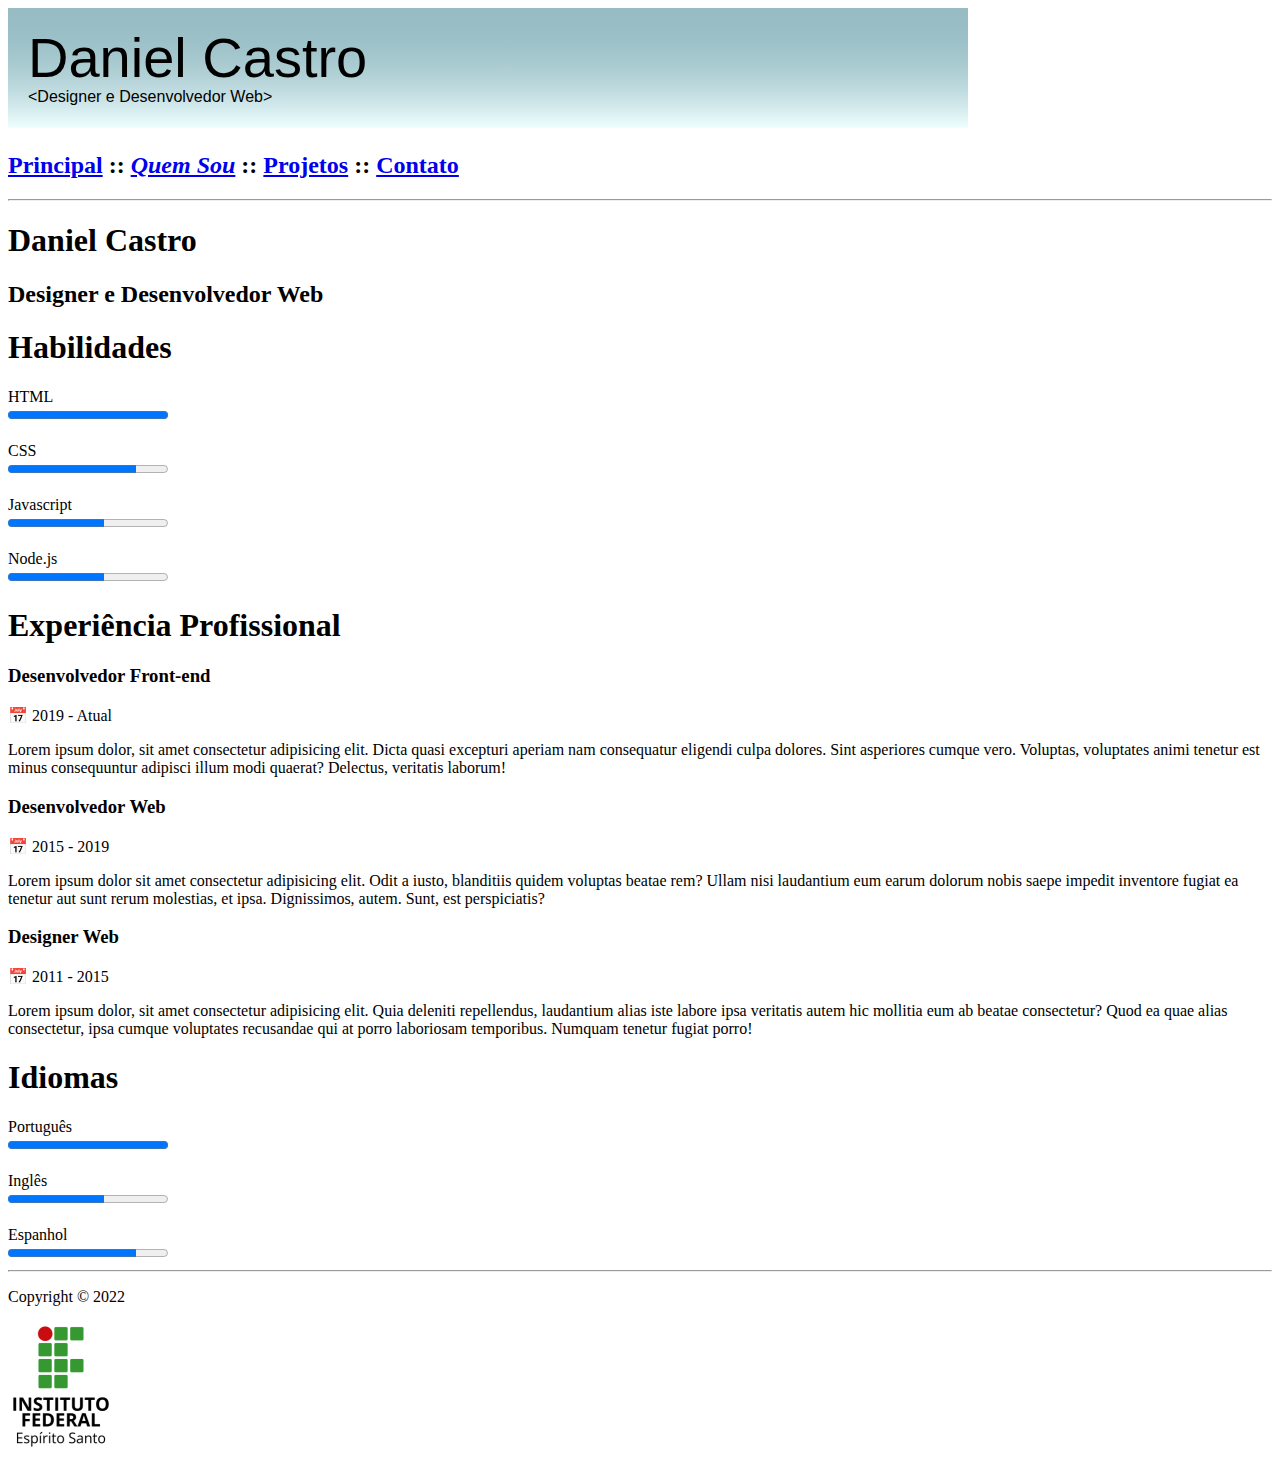
<file: Semana 01/quemsou.html>
<!DOCTYPE html>
<html lang="pt-br">

<head>
    <meta charset="UTF-8">
    <meta http-equiv="X-UA-Compatible" content="IE=edge">
    <meta name="viewport" content="width=device-width, initial-scale=1.0">
    <title>Daniel Castro</title>
</head>

<body>
    <svg xmlns="http://www.w3.org/2000/svg" width="960" height="120">
        <defs>
            <linearGradient id="degrade" x1="0%" y1="0%" x2="0%" y2="100%">
                <stop offset="0%" stop-color="#317988" stop-opacity=".5" />
                <stop offset="100%" stop-color="#F0FFFF" stop-opacity="1" />
            </linearGradient>
        </defs>
        <rect width="100%" height="120" fill="url(#degrade)" />
        <g dominant-baseline="middle" text-anchor="start">
            <text x="20" y="45%" fill="black" font-size="56" font-family="sans-serif">
                Daniel Castro
            </text>
            <text x="20" y="75%" fill="black" font-size="16" font-family="sans-serif">
                &lt;Designer e Desenvolvedor Web&gt;
            </text>
        </g>
    </svg>
    <dl>
        <h2><a href="index.html">Principal</a> :: <a href="quemsou.html"><i>Quem Sou</i></a> :: <a
                href="projetos.html">Projetos</a> :: <a href="contato.html">Contato</a></h2>
    </dl>
    <hr>
    <h1>Daniel Castro</h1>
    <h2>Designer e Desenvolvedor Web</h2>
    <h1>Habilidades</h1>
    <label for="html">HTML</label>
    <br>
    <!--COLOCAR VALORES PROGRESS EM MIN 0 E MAX 5 EM VEZ DE PORCENTAGEM-->
    <progress id="html" max="5" value="5"> 5 </progress>
    <br>
    <br>
    <label for="css">CSS</label>
    <br>
    <progress id="css" max="5" value="4"> 4 </progress>
    <br>
    <br>
    <label for="javascript">Javascript</label>
    <br>
    <progress id="javascript" max="5" value="3"> 3 </progress>
    <br>
    <br>
    <label for="nodejs">Node.js</label>
    <br>
    <progress id="nodejs" max="5" value="3"> 3 </progress>
    <!--FINAL DA EDIÇÃO-->
    <br>
    <h1>Experiência Profissional</h1>
    <h3>Desenvolvedor Front-end</h3>
    <p>&#x1f4c5; 2019 - Atual</p>
    <p>Lorem ipsum dolor, sit amet consectetur adipisicing elit. Dicta quasi excepturi aperiam nam consequatur eligendi culpa dolores. Sint asperiores cumque vero. Voluptas, voluptates animi tenetur est minus consequuntur adipisci illum modi quaerat? Delectus, veritatis laborum!</p>
    <h3>Desenvolvedor Web</h3>
    <p>&#x1f4c5; 2015 - 2019</p>
    <p>Lorem ipsum dolor sit amet consectetur adipisicing elit. Odit a iusto, blanditiis quidem voluptas beatae rem? Ullam nisi laudantium eum earum dolorum nobis saepe impedit inventore fugiat ea tenetur aut sunt rerum molestias, et ipsa. Dignissimos, autem. Sunt, est perspiciatis?</p>
    <h3>Designer Web</h3>
    <p>&#x1f4c5; 2011 - 2015</p>
    <p>Lorem ipsum dolor, sit amet consectetur adipisicing elit. Quia deleniti repellendus, laudantium alias iste labore ipsa veritatis autem hic mollitia eum ab beatae consectetur? Quod ea quae alias consectetur, ipsa cumque voluptates recusandae qui at porro laboriosam temporibus. Numquam tenetur fugiat porro!</p>
    <h1>Idiomas</h1>
    <label for="pt-br">Português</label>
    <br>
    <progress id="pt-br" max="5" value="5"> 5 </progress>
    <br>
    <br>
    <label for="en">Inglês</label>
    <br>
    <progress id="en" max="5" value="3"> 3 </progress>
    <br>
    <br>
    <label for="es">Espanhol</label>
    <br>
    <progress id="es" max="5" value="4"> 4 </progress>
    <hr>
    <p>Copyright © 2022</p>
    <img src="img/ifes_resized2.png" alt="Logo Ifes">
</body>

</html>
</file>
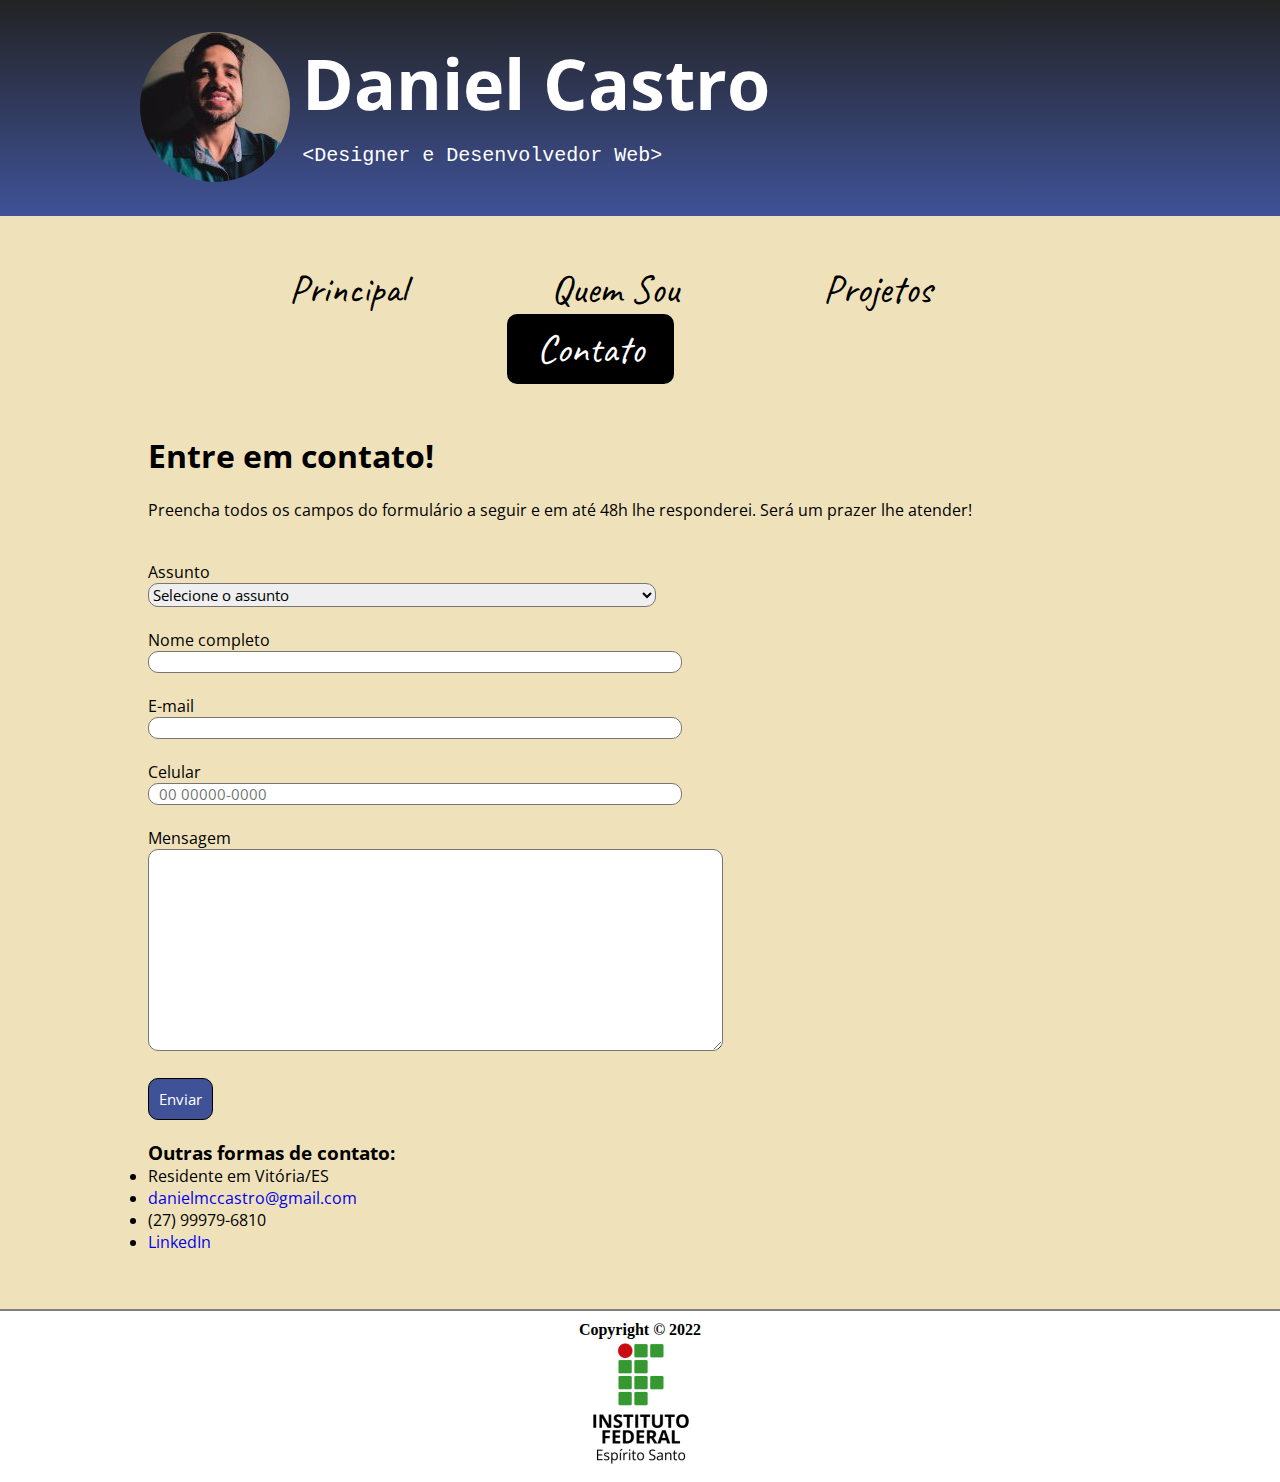
<file: Semana 02/contato.html>
<!DOCTYPE html>
<html lang="pt-br">

<head>
    <meta charset="UTF-8">
    <meta http-equiv="X-UA-Compatible" content="IE=edge">
    <meta name="viewport" content="width=device-width, initial-scale=1.0">
    <title>Document</title>
    <link rel="stylesheet" href="estilos.css">
</head>

<body>
    <header>
        <table width="100%" class="tabela1">
            <tr>
                <td rowspan="2" width="3%" class="tituloFoto"><img src="img/perfil.jpg" alt="Foto de Perfil"
                        style="border-radius: 75px;" width="150px"></td>
                <td>
                    <h1 width="50%" class="tituloNome">Daniel Castro</h1>
                </td>
            </tr>
            <tr>
                <td width="50%">
                    <h2 class="tituloProfissao">&lt;Designer e Desenvolvedor Web&gt;</h2>
                </td>
            </tr>
        </table>
    </header>
    <main>
        <br>
        <table width="80%" class="tabela2">
            <tr>
                <td colspan=2>
                    <ul style="text-align: center;">
                        <li class="botaoLink"><a href="index.html" class="botaoLink">Principal</a></li>
                        <li class="botaoLink"><a href="quemsou.html" class="botaoLink">Quem Sou</a></li>
                        <li class="botaoLink"><a href="projetos.html" class="botaoLink">Projetos</a></li>
                        <li class="botaoSel">Contato</li>
                    </ul>
                </td>
            </tr>
            <table class=tabela4>
                <tr>
                    <td>
                        <h1>Entre em contato!</h1><br>
                        <p>Preencha todos os campos do formulário a seguir e em até 48h lhe responderei. Será um prazer
                            lhe atender!</p>
                    </td>
                </tr>
            </table>
            <table class=tabela4>
                <tr>
                    <td>
                        <form action="/cliente/cadastrar" method="post">
                            <p>
                                <label for="assunto">Assunto</label><br>
                                <select name="Assunto" id="assunto">
                                    <option value="SelecioneAssunto" disabled selected>Selecione o assunto</option>
                                    <option value="Orcamento">Orçamento</option>
                                    <option value="Duvidas">Dúvidas</option>
                                    <option value="Sugestoes">Sugestões</option>
                                    <option value="Outros">Outros</option>
                                </select>
                            </p>
                            <br>
                            <p>
                                <label for="txtNomeCliente">Nome completo</label><br>
                                <input type="text" name="NomeCliente" id="txtNomeCliente" class="formulario">
                            </p>
                            <br>
                            <p>
                                <label for="txtEmail">E-mail</label><br>
                                <input type="email" name="Email" id="txtEmail" class="formulario"><br>
                            </p>
                            <br>
                            <p>
                                <label for="celular">Celular</label><br>
                                <input type="tel" name="Celular" id="celular" min="0"
                                    pattern="[0-9]{2} [0-9]{5}-[0-9]{4}" placeholder="00 00000-0000" required
                                    class="formulario">
                            </p>
                            <br>
                            <p>
                                <label for="mensagem">Mensagem</label><br>
                                <textarea name="Mensagem" id="mensagem" cols="62" rows="10"></textarea>
                            </p>
                            <br>
                            <p>
                                <input type="submit" value="Enviar" class="botaoEnviar">
                            </p>
                        </form>
                    </td>
                </tr>
                <tr>
                    <td>
                        <h3>Outras formas de contato:</h3>
                        <ul>
                            <li>Residente em Vitória/ES</li>
                            <li><a href="mailto:danielmccastro@gmail.com">danielmccastro@gmail.com</a></li>
                            <li>(27) 99979-6810</li>
                            <li><a href="https://www.linkedin.com/in/danielcastroarq/">LinkedIn</a> </li>
                        </ul>
                    </td>
                </tr>
            </table>
            <br>
            <br>
    </main>
    <footer>
        <p>
            <b>Copyright © 2022</b>
            <br><img src="img/ifes_resized2.png" alt="Logo Ifes">
        </p>
    </footer>
</body>

</html>
</file>
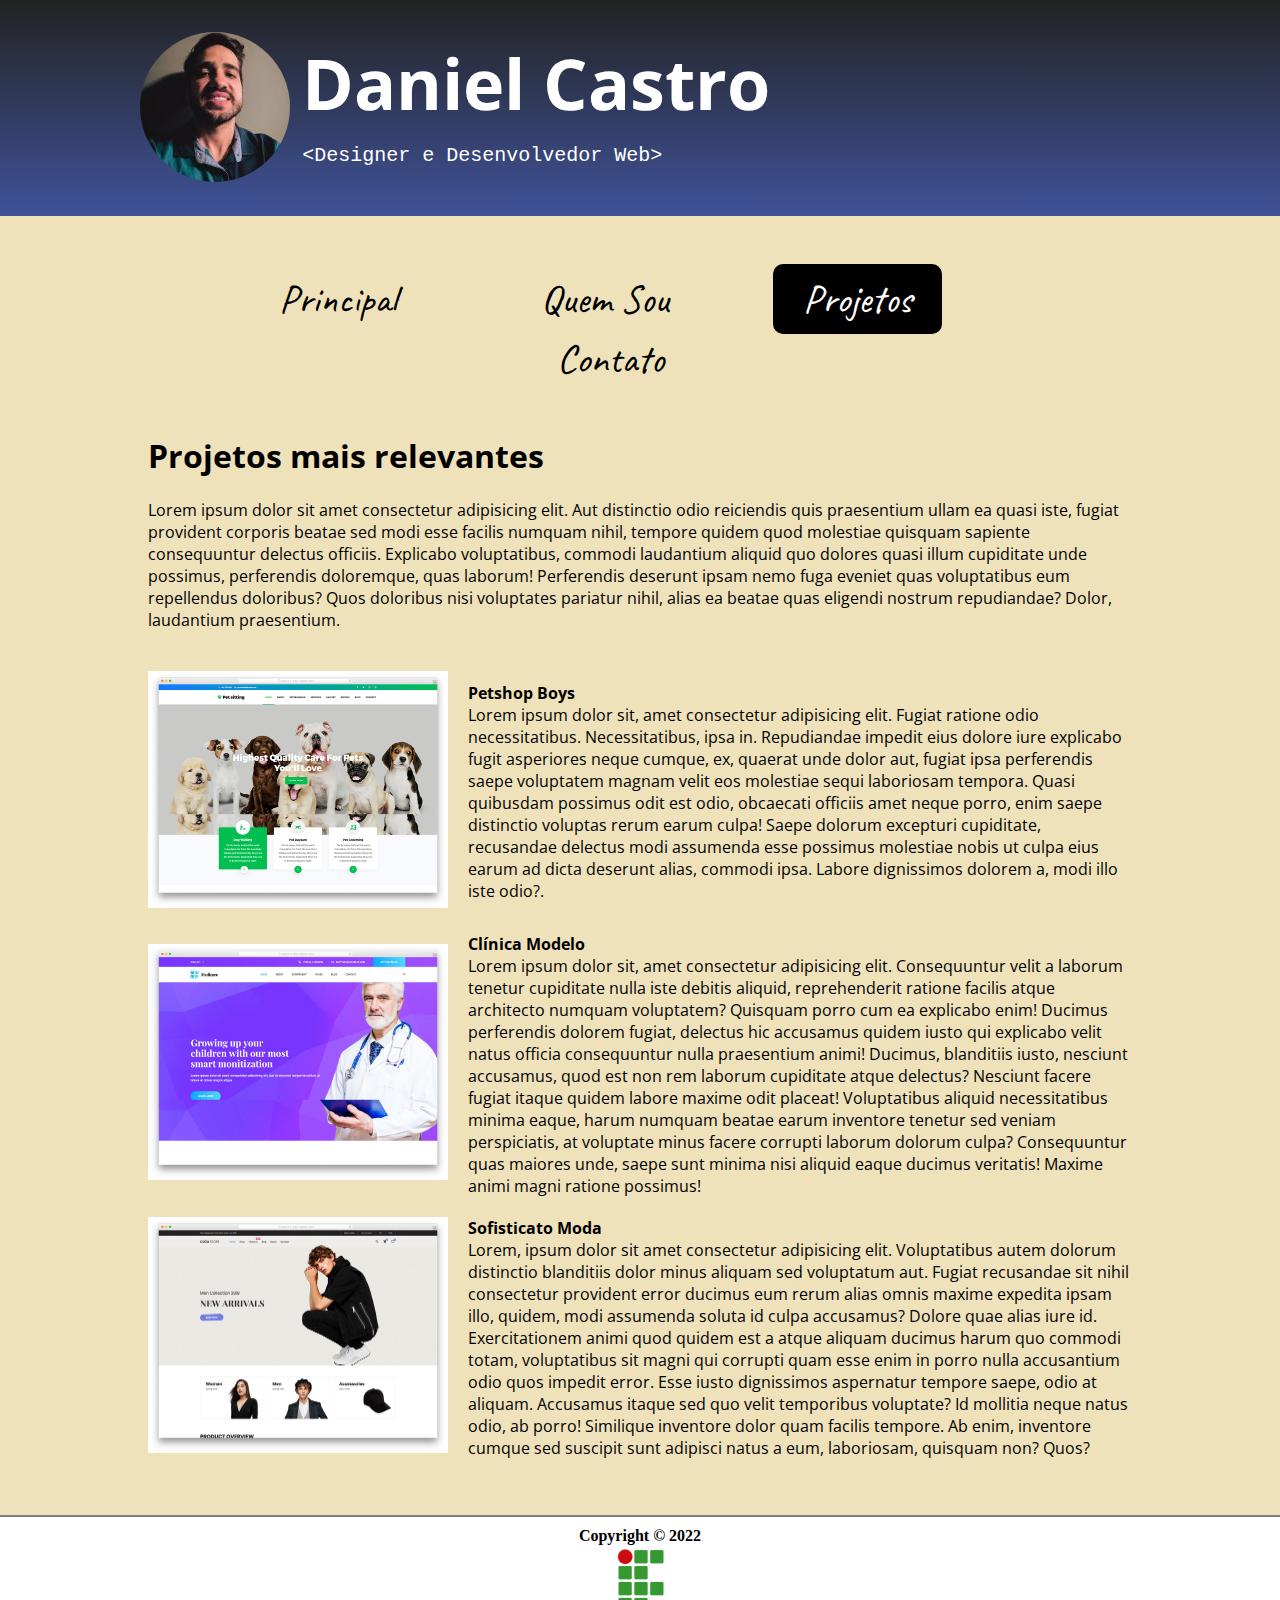
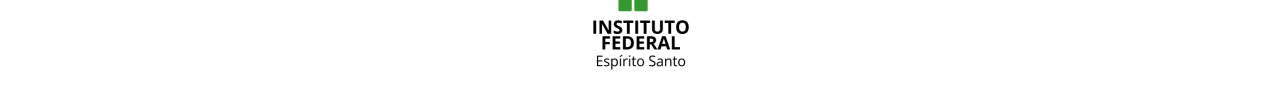
<file: Semana 02/projetos.html>
<!DOCTYPE html>
<html lang="pt-br">

<head>
    <meta charset="UTF-8">
    <meta http-equiv="X-UA-Compatible" content="IE=edge">
    <meta name="viewport" content="width=device-width, initial-scale=1.0">
    <title>Document</title>
    <link rel="stylesheet" href="estilos.css">
</head>

<body>
    <header>
        <table width="100%" class="tabela1">
            <tr>
                <td rowspan="2" width="3%" class="tituloFoto"><img src="img/perfil.jpg" alt="Foto de Perfil"
                        style="border-radius: 75px;" width="150px"></td>
                <td>
                    <h1 width="50%" class="tituloNome">Daniel Castro</h1>
                </td>
            </tr>
            <tr>
                <td width="50%">
                    <h2 class="tituloProfissao">&lt;Designer e Desenvolvedor Web&gt;</h2>
                </td>
            </tr>
        </table>
    </header>
    <main>
        <br>
        <table width="80%" class="tabela2">
            <tr>
                <td colspan=2>
                    <ul style="text-align: center;">
                        <li class="botaoLink"><a href="index.html" class="botaoLink">Principal</a></li>
                        <li class="botaoLink"><a href="quemsou.html" class="botaoLink">Quem Sou</a></li>
                        <li class="botaoSel">Projetos</a></li>
                        <li class="botaoLink"><a href="contato.html" class="botaoLink">Contato</a></li>
                    </ul>
                    </ul>
                </td>
            </tr>
            <table class=tabela4>
                <tr>
                    <td>
                        <h1>Projetos mais relevantes</h1><br>
                        <p>Lorem ipsum dolor sit amet consectetur adipisicing elit. Aut distinctio odio reiciendis quis
                            praesentium ullam ea quasi iste, fugiat provident corporis beatae sed modi esse facilis
                            numquam nihil, tempore quidem quod molestiae quisquam sapiente consequuntur delectus
                            officiis. Explicabo voluptatibus, commodi laudantium aliquid quo dolores quasi illum
                            cupiditate unde possimus, perferendis doloremque, quas laborum! Perferendis deserunt ipsam
                            nemo fuga eveniet quas voluptatibus eum repellendus doloribus? Quos doloribus nisi
                            voluptates pariatur nihil, alias ea beatae quas eligendi nostrum repudiandae? Dolor,
                            laudantium praesentium.</p>
                    </td>
                </tr>
            </table>
            <table class=tabela4>
                <tr>
                    <td><img src="img/projeto1.jpg" alt="Projeto 01" width="300px"></td>
                    <td colspan="7">
                        <h4>Petshop Boys</h4>
                        <p>Lorem ipsum dolor sit, amet consectetur adipisicing elit. Fugiat ratione odio necessitatibus.
                            Necessitatibus, ipsa in. Repudiandae impedit eius dolore iure explicabo fugit asperiores
                            neque cumque, ex, quaerat unde dolor aut, fugiat ipsa perferendis saepe voluptatem magnam
                            velit eos molestiae sequi laboriosam tempora. Quasi quibusdam possimus odit est odio,
                            obcaecati officiis amet neque porro, enim saepe distinctio voluptas rerum earum culpa! Saepe
                            dolorum excepturi cupiditate, recusandae delectus modi assumenda esse possimus molestiae
                            nobis ut culpa eius earum ad dicta deserunt alias, commodi ipsa. Labore dignissimos dolorem
                            a, modi illo iste odio?.</p>
                    </td>
                </tr>
                <tr>
                    <td><img src="img/projeto2.jpg" alt="Projeto 02" width="300px"></td>
                    <td colspan="7">
                        <h4>Clínica Modelo</h4>
                        <p>Lorem ipsum dolor sit, amet consectetur adipisicing elit. Consequuntur velit a laborum
                            tenetur cupiditate nulla iste debitis aliquid, reprehenderit ratione facilis atque
                            architecto numquam voluptatem? Quisquam porro cum ea explicabo enim! Ducimus perferendis
                            dolorem fugiat, delectus hic accusamus quidem iusto qui explicabo velit natus officia
                            consequuntur nulla praesentium animi! Ducimus, blanditiis iusto, nesciunt accusamus, quod
                            est non rem laborum cupiditate atque delectus? Nesciunt facere fugiat itaque quidem labore
                            maxime odit placeat! Voluptatibus aliquid necessitatibus minima eaque, harum numquam beatae
                            earum inventore tenetur sed veniam perspiciatis, at voluptate minus facere corrupti laborum
                            dolorum culpa? Consequuntur quas maiores unde, saepe sunt minima nisi aliquid eaque ducimus
                            veritatis! Maxime animi magni ratione possimus!</p>
                    </td>
                </tr>
                <tr>
                    <td><img src="img/projeto3.jpg" alt="Projeto 03" width="300px"></td>
                    <td colspan="7">
                        <h4>Sofisticato Moda</h4>
                        <p>Lorem, ipsum dolor sit amet consectetur adipisicing elit. Voluptatibus autem dolorum
                            distinctio blanditiis dolor minus aliquam sed voluptatum aut. Fugiat recusandae sit nihil
                            consectetur provident error ducimus eum rerum alias omnis maxime expedita ipsam illo,
                            quidem, modi assumenda soluta id culpa accusamus? Dolore quae alias iure id. Exercitationem
                            animi quod quidem est a atque aliquam ducimus harum quo commodi totam, voluptatibus sit
                            magni qui corrupti quam esse enim in porro nulla accusantium odio quos impedit error. Esse
                            iusto dignissimos aspernatur tempore saepe, odio at aliquam. Accusamus itaque sed quo velit
                            temporibus voluptate? Id mollitia neque natus odio, ab porro! Similique inventore dolor quam
                            facilis tempore. Ab enim, inventore cumque sed suscipit sunt adipisci natus a eum,
                            laboriosam, quisquam non? Quos?</p>
                    </td>
                </tr>
            </table>
            <br>
            <br>
    </main>
    <footer>
        <p>
            <b>Copyright © 2022</b>
            <br><img src="img/ifes_resized2.png" alt="Logo Ifes">
        </p>
    </footer>
</body>

</html>
</file>
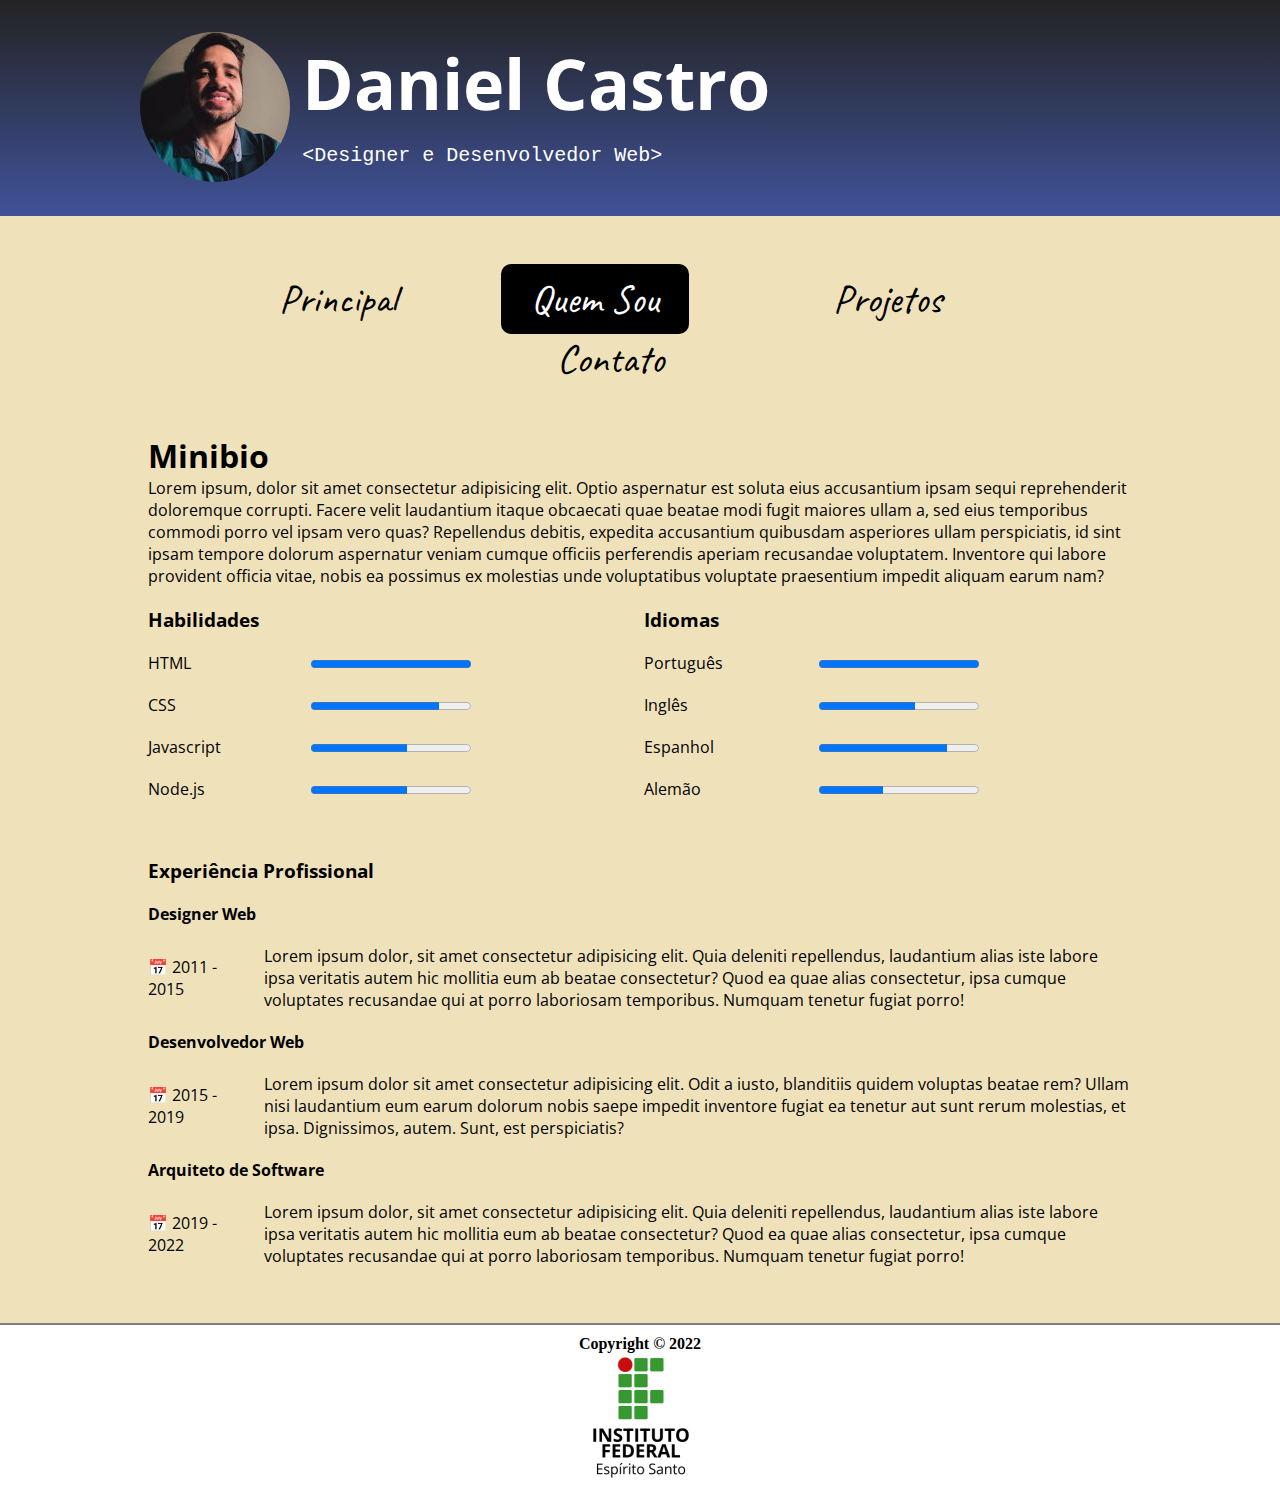
<file: Semana 02/quemsou.html>
<!DOCTYPE html>
<html lang="pt-br">

<head>
    <meta charset="UTF-8">
    <meta http-equiv="X-UA-Compatible" content="IE=edge">
    <meta name="viewport" content="width=device-width, initial-scale=1.0">
    <title>Document</title>
    <link rel="stylesheet" href="estilos.css">
</head>

<body>
    <header>
        <table width="100%" class="tabela1">
            <tr>
                <td rowspan="2" width="3%" class="tituloFoto"><img src="img/perfil.jpg" alt="Foto de Perfil"
                        style="border-radius: 75px;" width="150px"></td>
                <td>
                    <h1 width="50%" class="tituloNome">Daniel Castro</h1>
                </td>
            </tr>
            <tr>
                <td width="50%">
                    <h2 class="tituloProfissao">&lt;Designer e Desenvolvedor Web&gt;</h2>
                </td>
            </tr>
        </table>
    </header>
    <main>
        <br>
        <table width="80%" class="tabela2">
            <tr>
                <td colspan=2>
                    <ul style="text-align: center;">
                        <li class="botaoLink"><a href="index.html" class="botaoLink">Principal</a></li>
                        <li class="botaoSel">Quem Sou</li>
                        <li class="botaoLink"><a href="projetos.html" class="botaoLink">Projetos</a></li>
                        <li class="botaoLink"><a href="contato.html" class="botaoLink">Contato</a></li>
                    </ul>
                </td>
            </tr>
        </table>
        <table width="80%" class="tabela4">
            <tr>
                <td colspan="8">
                    <h1>Minibio</h1>
                    <p>Lorem ipsum, dolor sit amet consectetur adipisicing elit. Optio aspernatur est soluta eius
                        accusantium ipsam sequi reprehenderit doloremque corrupti. Facere velit laudantium itaque
                        obcaecati quae beatae modi fugit maiores ullam a, sed eius temporibus commodi porro vel ipsam
                        vero quas? Repellendus debitis, expedita accusantium quibusdam asperiores ullam perspiciatis, id
                        sint ipsam tempore dolorum aspernatur veniam cumque officiis perferendis aperiam recusandae
                        voluptatem. Inventore qui labore provident officia vitae, nobis ea possimus ex molestias unde
                        voluptatibus voluptate praesentium impedit aliquam earum nam?</p>
                </td>
            </tr>
            <tr>
                <td colspan="4">
                    <h3>Habilidades</h3>
                </td>
                <td colspan="4">
                    <h3>Idiomas</h3>
                </td>
            </tr>
            <tr>
                <td><label for="html">HTML</label></td>
                <td colspan="3"><progress id="html" max="5" value="5"> 5 </progress></td>
                <td><label for="pt-br">Português</label></td>
                <td colspan="3"><progress id="pt-br" max="5" value="5"> 5 </progress></td>
            </tr>
            <tr>
                <td><label for="css">CSS</label></td>
                <td colspan="3"><progress id="css" max="5" value="4"> 4 </progress></td>
                <td><label for="en">Inglês</label></td>
                <td colspan="3"><progress id="en" max="5" value="3"> 3 </progress></td>
            </tr>
            <tr>
                <td><label for="javascript">Javascript</label></td>
                <td colspan="3"><progress id="javascript" max="5" value="3"> 3 </progress></td>
                <td><label for="es">Espanhol</label></td>
                <td colspan="3"><progress id="es" max="5" value="4"> 4 </progress></td>
            </tr>
            <tr>
                <td><label for="nodejs">Node.js</label></td>
                <td colspan="3"><progress id="nodejs" max="5" value="3"> 3 </progress></td>
                <td><label for="al">Alemão</label></td>
                <td colspan="3"><progress id="al" max="5" value="2"> 2 </progress></td>
            </tr>
        </table>
        <br>
        <table width="80%" class="tabela4">
            <tr>
                <td colspan="8">
                    <h3>Experiência Profissional</h3>
                </td>
            </tr>
            <tr>
                <td colspan="8">
                    <h4>Designer Web</h4>
                </td>
            </tr>
            <tr>
                <td width="10%">
                    <p>&#x1f4c5; 2011 - 2015</p>
                </td>
                <td colspan="7">
                    <p>Lorem ipsum dolor, sit amet consectetur adipisicing elit. Quia deleniti repellendus, laudantium
                        alias iste labore ipsa veritatis autem hic mollitia eum ab beatae consectetur? Quod ea quae
                        alias consectetur, ipsa cumque voluptates recusandae qui at porro laboriosam temporibus. Numquam
                        tenetur fugiat porro!</p>
                </td>
            </tr>
            <tr>
                <td colspan="8">
                    <h4>Desenvolvedor Web</h4>
                </td>
            </tr>
            <tr>
                <td width="10%">
                    <p>&#x1f4c5; 2015 - 2019</p>
                </td>
                <td colspan="7">Lorem ipsum dolor sit amet consectetur adipisicing elit. Odit a iusto, blanditiis quidem
                    voluptas beatae rem? Ullam nisi laudantium eum earum dolorum nobis saepe impedit inventore fugiat ea
                    tenetur aut sunt rerum molestias, et ipsa. Dignissimos, autem. Sunt, est perspiciatis?</td>
            </tr>
            <tr>
                <td colspan="8">
                    <h4>Arquiteto de Software</h4>
                </td>
            </tr>
            <tr width="10%">
                <td>
                    <p>&#x1f4c5; 2019 - 2022</p>
                </td>
                <td colspan="7">Lorem ipsum dolor, sit amet consectetur adipisicing elit. Quia deleniti repellendus,
                    laudantium alias iste labore ipsa veritatis autem hic mollitia eum ab beatae consectetur? Quod ea
                    quae alias consectetur, ipsa cumque voluptates recusandae qui at porro laboriosam temporibus.
                    Numquam tenetur fugiat porro!</td>
            </tr>
        </table>
        <br>
        <br>
    </main>
    <footer>
        <p>
            <b>Copyright © 2022</b>
            <br><img src="img/ifes_resized2.png" alt="Logo Ifes">
        </p>
    </footer>
</body>

</html>
</file>
<file: Semana 02/estilos.css>
@import url('https://fonts.googleapis.com/css2?family=Caveat&family=Montserrat&display=swap');

@import url('https://fonts.googleapis.com/css2?family=Open+Sans&display=swap');

* {
    margin: 0;
    padding: 0;
    box-sizing: border-box;
}

header {
    background-image: linear-gradient(#232323, #3f5298);
    padding: 30px;
    padding-left: 10%;
    padding-right: 10%;
}

.tabela1 {
    line-height: 15px;
}

.tituloFoto {
    text-align: center;
}

.tituloNome {
    color: white;
    font-family: "Open Sans";
    font-size: 70px;
    padding-top: 10px;
}

.tituloProfissao {
    color: white;
    font-weight: normal;
    font-family: "Courier New";
    font-size: 20px;
}

main {
    background-color: rgb(239, 226, 187);
}

.tabela2 {
    border-spacing: 30px;
    margin-left: 10%;
    margin-right: 10%;
}

a {
    text-decoration: none;
}

a:visited {
    color: black;
}


.botaoSel {
    display: inline-block;
    margin-right: 100px;
    padding: 10px;
    padding-inline: 30px;
    border-radius: 10px;
    background-color: black;
    color: white;
    font-size: 40px;
    font-family: "Caveat";
}

.botaoLink {
    display: inline-block;
    margin-right: 30px;

    padding-inline: 20px;
    border-radius: 10px;
    color: black;
    font-size: 40px;
    font-family: "Caveat";
}

.botaoLink a:hover {
    color: white;
    background-color: #3f5298;
    padding: 10px;
    padding-inline: 30px;
    border-radius: 15px;
}

.secaoHero {
    color: white;
    background-color: #232323;
    border-radius: 25px;
    padding: 35px;
}

.secaoHero .hero1 {
    font-family: "Caveat";
    font-size: 60px;
    font-weight: normal;
    padding-bottom: 20px;
}

.secaoHero .hero2 {
    font-family: "Open Sans";
    font-size: 80px;
    color: #d79a1f;
    padding-bottom: 20px;
}

.secaoHero .hero3 {
    font-family: "Caveat";
    font-size: 30px;
    font-weight: normal;
    padding-bottom: 60px;
}

.fotoHero {
    border-radius: 25px;
}

.botaoContateme {
    background-color: #3f5298;
    padding: 20px;
    border-radius: 10px;
    color: white;
    font-family: "Open Sans";
    font-size: 20px;
    text-decoration: none;
}

.tabela3 {
    border-spacing: 10px;
    color: black;
    margin-left: 10%;
    margin-right: 10%;
}

.linktabela3 {
    color: black;
    text-decoration: none;
    font-family: "Open Sans";
    font-size: 20px;
    font-weight: bold;
}

.tabela4 {
    border-spacing: 20px;
    margin-left: 10%;
    margin-right: 10%;
    color: black;
    font-family: "Open Sans";
}

footer {
    background-color: rgb(255, 255, 255);
    padding: 10px;
    text-align: center;
    border-top-style: solid;
    border-top-color: grey;
    border-top-width: 2px;
}

.rodape {
    font-family: "Open Sans";
    font-weight: bold;
    font-size: 12px;
}

select {
    font-family: "Open Sans";
    font-size: 15px;
    padding-right: 350px;
    border-radius: 10px;
}

.formulario {
    font-family: "Open Sans";
    font-size: 15px;
    padding-right: 335px;
    border-radius: 10px;
    border-style: solid;
    border-width: 1px;
    text-indent: 10px;
}

textarea {
    font-family: "Open Sans";
    font-size: 15px;
    border-radius: 10px;
    border-style: solid;
    border-width: 1px;
    text-indent: 10px;
}

.botaoEnviar {
    color: white;
    background-color: #3f5298;
    font-family: "Open Sans";
    font-size: 15px;
    padding: 10px;
    border-radius: 10px;
    border-style: solid;
    border-width: 1px;
}
</file>
<file: Semana 03/estilos.css>
@import url('https://fonts.googleapis.com/css2?family=Montserrat:ital,wght@0,400;0,600;1,400;1,600&display=swap');

* {
    margin: 0;
    padding: 0;
    box-sizing: border-box;
}

:root {
    --corAzul: #4056a1;
    --corBege: #efe2ba;
    --corMarrom: #d79922;
    --corVermelho: #f13c20;
    --corClara: #c5cbe3;
    --corEscura: #333;
}

body {
    font-family: 'Montserrat', sans-serif;
    /* 1. trocar a cor de fundo para #eee */
    background-color: #eee;
}

a {
    /* 2. remover sublinhado dos links */
    text-decoration: none;
    color: var(--corEscura);
}

.conteiner {
    width: 80vw;
    /* 3. centralizar no elemento pai */
    margin: auto;    
    /* 4. altura MÍNIMA de 100% da altura da área de visualização */
    min-height: 100vh;
}

.areaesquerda {
    width: 18vw;
    background-color: white;
    /* 5. posicionamento fixo */
    position: fixed;
    /* 6. altura de 100% da área de visualização */
    height: 100vh;
    padding: 15px;
    top: 0px;
}

.areaesquerda .logo img {
    /* 7. largura de 100% do elemento pai */
    width: 100%;
    /* 8. cantos arredondados de 10 pixels */
    border-radius: 10px; 
}

.areaesquerda p img {
    width: 20px;
    /* 9. mostrar como blocos em linha */
    display: inline-block;
    margin-right: 12px;
}

.areaesquerda p a {
    font-size: 20px;
}

.social img {
    /* 10. largura de 20 pixels */
    width: 20px;
    /* 11. mostrar como blocos em linha */
    display: inline-block;
    margin-right: .01vw !important;
}

.areadireita {
    /* 12. largura de 62% da área de visualização */
    width: 62vw;
    /* 13. posicionamento relativo */
    position: relative;
    /* 14. afastamento esquerdo de 18% */
    margin-left: 18vw;
    background-color: #eee;
    padding: 15px;
}

.areadireita h1 b {
    font-size: 3rem;
    color: var(--corEscura);
}

.areadireita hr {
    border: 0;
    height: 8px;
    background-color: #ddd;
    /* 15. margem superior e inferior de 15px e de 0px nas laterais */
    margin: 15px 0px;
    clear: both;
}

.card {
    width: calc((100% - 1.6rem)/3);
    background-color: white;
    /* 16. mostrar como blocos em linha */
    display: inline-block;
}

.card img {
    width: 100%;
    border-bottom: solid 1px #ddd;
}

.sobre .hero {
    position: relative;
    background-color: white;
}

.sobre .hero .texto {
    width: 35%;
    /* 17. flutuação à esquerda */
    float: left;
    /* 18. alinhamento vertical superior */
    margin-top: 10%;
    padding: 30px;
}

.sobre .hero .texto h2 {
    font-size: 2vw;
}

.sobre .hero .imagem {
    /* 19. flutuação à esquerda */
    float: left;
    width: 65%;
}

.sobre .hero .imagem img {
    width: 100%;
    display: inline-block;
}

.btn {
    background-color: var(--corEscura);
    color: white;
    /* 20. margens internas superiores e inferiores de 15px e laterais de 30px */
    padding: 15px 30px;
    display: inline-block;
    font-family: 'Montserrat';
    font-size: 1.3vw;
}

.btn:hover {
    background-color: white;
    /* 21. cor igual à variável "corEscura" */
    color: var(--corEscura);
    outline: solid 1px var(--corEscura);
    outline-offset: -1;
}

.progresso {
    height: 3vh;
    /* 22. largura de 100% do elemento pai */
    width: 100%;
    background-color: #ddd;
}

.progresso div {
    background-color: var(--corEscura);
    /* 23. altura de 3% da área de visualização */
    height: 3vh;
    display: inline-block;
    color: white;
    /* 24. linha de texto com de 3% de altura da área de visualização */
    line-height: 3vh; 
    text-align: center;
}

.precos table {
    width: 100%;
    /* 25. remoção de espaços entre células da tabela */
    border-collapse: collapse;
    text-align: center;
    border: solid 1px #ddd;
}

.precos table td {
    padding: 15px;
    /* 26. largura de 1/3 do elemento pai */
    width: 33%;
    border: solid 1px #ddd;
}

.contato {
    background-color: #888;
    padding: 15px;
    color: white;
}

.contato a {
    color: white;
}

.contato table {
    width: 100%;
    text-align: center;
    /* 27. borda cinza clara de 1px */
    border: 1px solid var(--corClara);
    border-collapse: collapse;
}

.contato table td {
    /* 28. largura de 1/3 do elemento pai */
    width: 33%;
    padding: 15px;
    border: solid 1px #ccc;
}

.contato table img {
    /* 29. largura de 64px */
    width: 64px;
}

.contato label {
    font-size: 1.3vw;
}

.contato input,
.contato select,
.contato textarea {
    /* 30. margem interna de 15px */
    padding: 15px;
    font-size: 1.3vw;
    font-family: 'Montserrat';
    width: 100%;
}

.rodape {
    /* 31. texto centralizado */
    text-align: center;
    color: white;
    font-size: 1.3vw;
}
</file>
<file: Semana 03/util.css>
.m1 {
    margin: .5rem !important;
}

.m2 {
    margin: 1rem !important;
}

.m3 {
    margin: 1.5rem !important;
}

.m4 {
    margin: 2rem !important;
}

.m5 {
    margin: 2.5rem !important;
}

.mx1 {
    margin-left: .5rem !important;
    margin-right: .5rem !important;
}

.mx2 {
    margin-left: 1rem !important;
    margin-right: 1rem !important;
}

.mx3 {
    margin-left: 1.5rem !important;
    margin-right: 1.5rem !important;
}

.mx4 {
    margin-left: 2rem !important;
    margin-right: 2rem !important;
}

.mx5 {
    margin-left: 2.5rem !important;
    margin-right: 2.5rem !important;
}

.my1 {
    margin-top: .5rem !important;
    margin-bottom: .5rem !important;
}

.my2 {
    margin-top: 1rem !important;
    margin-bottom: 1rem !important;
}

.my3 {
    margin-top: 1.5rem !important;
    margin-bottom: 1.5rem !important;
}

.my4 {
    margin-top: 2rem !important;
    margin-bottom: 2rem !important;
}

.my5 {
    margin-top: 2.5rem !important;
    margin-bottom: 2.5rem !important;
}

.ml1 {
    margin-left: .5rem !important;
}

.ml2 {
    margin-left: 1rem !important;
}

.ml3 {
    margin-left: 1.5rem !important;
}

.ml4 {
    margin-left: 2rem !important;
}

.ml5 {
    margin-left: 2.5rem !important;
}

.mr1 {
    margin-right: .5rem !important;
}

.mr2 {
    margin-right: 1rem !important;
}

.mr3 {
    margin-right: 1.5rem !important;
}

.mr4 {
    margin-right: 2rem !important;
}

.mr5 {
    margin-right: 2.5rem !important;
}

.mb1 {
    margin-bottom: .5rem !important;
}

.mb2 {
    margin-bottom: 1rem !important;
}

.mb3 {
    margin-bottom: 1.5rem !important;
}

.mb4 {
    margin-bottom: 2rem !important;
}

.mb5 {
    margin-bottom: 2.5rem !important;
}

.mt1 {
    margin-top: .5rem !important;
}

.mt2 {
    margin-top: 1rem !important;
}

.mt3 {
    margin-top: 1.5rem !important;
}

.mt4 {
    margin-top: 2rem !important;
}

.mt5 {
    margin-top: 2.5rem !important;
}

.p1 {
    padding: .5rem !important;
}

.p2 {
    padding: 1rem !important;
}

.p3 {
    padding: 1.5rem !important;
}

.p4 {
    padding: 2rem !important;
}

.p5 {
    padding: 2.5rem !important;
}

.px1 {
    padding-left: .5rem !important;
    padding-right: .5rem !important;
}

.px2 {
    padding-left: 1rem !important;
    padding-right: 1rem !important;
}

.px3 {
    padding-left: 1.5rem !important;
    padding-right: 1.5rem !important;
}

.px4 {
    padding-left: 2rem !important;
    padding-right: 2rem !important;
}

.px5 {
    padding-left: 2.5rem !important;
    padding-right: 2.5rem !important;
}

.py1 {
    padding-top: .5rem !important;
    padding-bottom: .5rem !important;
}

.py2 {
    padding-top: 1rem !important;
    padding-bottom: 1rem !important;
}

.py3 {
    padding-top: 1.5rem !important;
    padding-bottom: 1.5rem !important;
}

.py4 {
    padding-top: 2rem !important;
    padding-bottom: 2rem !important;
}

.py5 {
    padding-top: 2.5rem !important;
    padding-bottom: 2.5rem !important;
}

.pl1 {
    padding-left: .5rem !important;
}

.pl2 {
    padding-left: 1rem !important;
}

.pl3 {
    padding-left: 1.5rem !important;
}

.pl4 {
    padding-left: 2rem !important;
}

.pl5 {
    padding-left: 2.5rem !important;
}

.pr1 {
    padding-right: .5rem !important;
}

.pr2 {
    padding-right: 1rem !important;
}

.pr3 {
    padding-right: 1.5rem !important;
}

.pr4 {
    padding-right: 2rem !important;
}

.pr5 {
    padding-right: 2.5rem !important;
}

.pt1 {
    padding-top: .5rem !important;
}

.pt2 {
    padding-top: 1rem !important;
}

.pt3 {
    padding-top: 1.5rem !important;
}

.pt4 {
    padding-top: 2rem !important;
}

.pt5 {
    padding-top: 2.5rem !important;
}

.pb1 {
    padding-bottom: .5rem !important;
}

.pb2 {
    padding-bottom: 1rem !important;
}

.pb3 {
    padding-bottom: 1.5rem !important;
}

.pb4 {
    padding-bottom: 2rem !important;
}

.pb5 {
    padding-bottom: 2.5rem !important;
}

.lh1 {
    line-height: .5rem !important;
}

.lh2 {
    line-height: 1rem !important;
}

.lh3 {
    line-height: 1.5rem !important;
}

.lh4 {
    line-height: 2rem !important;
}

.lh5 {
    line-height: 2.5rem !important;
}

.clear {
    clear: both !important;
}

.fw-normal {
    font-weight: normal !important;
}

.fw-bold {
    font-weight: bold !important;
}

.w10 {
    width: 10% !important;
}

.w20 {
    width: 20% !important;
}

.w30 {
    width: 30% !important;
}

.w40 {
    width: 40% !important;
}

.w50 {
    width: 50% !important;
}

.w60 {
    width: 60% !important;
}

.w70 {
    width: 70% !important;
}

.w80 {
    width: 80% !important;
}

.w90 {
    width: 90% !important;
}

.w100 {
    width: 100% !important;
}

.bg-green {
    background-color: rgb(137, 155, 137);
}

.bg-lightgreen {
    background-color: rgb(188, 205, 188);
}

.bg-gray {
    background-color: #ddd;
}

.bg-dark {
    background-color: #333;
}

.txt-white {
    color: white;
}

.txt-black {
    color: black;
}

.txt-gray {
    color: gray;
}
</file>
<file: Semana 04/estilos.css>
@import url('https://fonts.googleapis.com/css2?family=Montserrat:ital,wght@0,400;0,600;1,400;1,600&display=swap');

* {
    margin: 0;
    padding: 0;
    box-sizing: border-box;
}

:root {
    --primary: #4056a1;
    --secondary: #efe2ba;
    --success: #d79922;
    --danger: #f13c20;
    --light: #c5cbe3;
    --dark: #333;
}

body {
    font-family: 'Montserrat', sans-serif;
    background-color: #eee;
    min-width: 640px;
}

a {
    text-decoration: none;
    color: var(--dark);
}

.conteiner {
    width: 80vw;
    margin: 0 auto;
    min-height: 100vw;
    position: relative;
}

.areaesquerda {
    width: 18vw;
    background-color: white;
    position: fixed;
    height: 100vh;
    padding: 1.5rem;
    top: 0px;
}

.areaesquerda .logo img {
    width: 100%;
    border-radius: 10px;
}

.menu p {
    margin-bottom: 1rem;
}

.menu img {
    width: 20px;
    display: inline-block;
    margin-right: 1rem;
    vertical-align: middle;
}

.menu a {
    font-size: 20px;
    vertical-align: middle;
}

.social img {
    width: 20px;
    display: inline-block;
    margin-right: .01vw !important;
}

.areadireita {
    width: 62vw;
    position: relative;
    left: 18vw;
    background-color: #eee;
    padding: 1.5rem;
    display: grid;
    grid-template-areas:
        "cabecalho"
        "sobre"
        "projetos"
        "precos"
        "contato"
        "rodape";
}

div.cabecalho {
    grid-area: cabecalho;
}

div.sobre {
    grid-area: sobre;
}

div.projetos {
    grid-area: projetos;
}

div.precos {
    grid-area: precos;
}

div.contato {
    grid-area: contato;
}

div.rodape {
    grid-area: rodape;
}

.areadireita h1 b {
    font-size: 3rem;
    color: var(--dark);
}

.areadireita hr {
    border: 0;
    height: 8px;
    background-color: #ddd;
    margin: 15px 0;
    clear: both;
}

.sobre .hero {
    display: grid;
    background-color: white;
    grid-template-columns: 3.1fr 5fr;
    grid-auto-rows: 25vw;
}

.sobre .hero .texto {
    padding: 30px;
}

.sobre .hero .texto h2 {
    font-size: 2vw;
}

.sobre .hero .imagem {
    overflow: hidden;
}

.sobre .hero .imagem img {
    height: 100%;
}

.btn {
    background-color: var(--dark);
    color: white;
    padding: 15px 30px;
    display: inline-block;
    font-family: 'Montserrat';
    font-size: 1.3vw;
}

.btn:hover {
    background-color: white;
    color: var(--dark);
    outline: solid 1px var(--dark);
    outline-offset: -1;
}

.progresso {
    height: 3vw;
    width: 100%;
    background-color: #ddd;
}

.progresso div {
    background-color: var(--dark);
    height: 3vw;
    display: inline-block;
    color: white;
    line-height: 3vw;
    text-align: center;
}

.projetos .conteudo-secao {
    display: flex;
    flex-wrap: wrap;
    flex-grow: 1;
    gap: 1.5rem;
}

.card {
    width: calc(33.33% - 1rem);
    background-color: white;
    display: inline-block;
}

.card img {
    width: 100%;
    border-bottom: solid 1px #ddd;
}

.precos table {
    width: 100%;
    border-collapse: collapse;
    text-align: center;
    border: solid 1px #ddd;
}

.precos table td {
    padding: 15px;
    width: 33.33%;
    border: solid 1px #ddd;
}

.titulo-secao {
    margin: 1rem 0;
}

.contato .conteudo-secao {
    background-color: #888;
    padding: 1.5rem;
    color: white;
}

.contato a {
    color: white;
}

.contato table {
    width: 100%;
    text-align: center;
    border: solid 1px #ccc;
    border-collapse: collapse;
}

.contato table td {
    width: 33.33%;
    padding: 1.5rem;
    border: solid 1px #ccc;
}

.contato table img {
    height: 64px;
}

.contato label {
    font-size: 1.3vw;
}

.contato input,
.contato select,
.contato textarea {
    padding: 15px;
    font-size: 1.3vw;
    font-family: 'Montserrat';
    width: 100%;
}

.rodape {
    text-align: center;
    color: white;
    font-size: 1.3vw;
}

/* 1. Configurações CSS para telas de até 1280px de largura*/
@media screen and (

    max-width: 1280px
) {
    .areaesquerda {
        /* 2. Posicionamento estático */
        position: static;
        /* 3. Largura de 80% da largura área de visualização */
        width: 80vw;
        /* 4. Altura automática */
        height: auto;
    }

    .areaesquerda .brand {
        /* 5. Contêiner flexbox */
        display: flex;
        /* 6. Espaço de 1rem entre itens flexbox */
        gap: 1rem;
        margin-bottom: 1rem;
    }

    .areaesquerda .menu {
        /* 7. Contêiner flexbox */
        display: flex;
        /* 8. Espaço de 3vw entre itens flexbox */
        gap: 3vw;
    }

    .areaesquerda .menu img {
        /* 9. Largura de 2.5% da largura área de visualização */
        width: 2.5vw;
        /* 10. Margem direita de 0.6% da largura área de visualização */
        margin-right: 0.6vw;
    }

    .areaesquerda .menu a {
        /* 11. Tamanho de fonte de 2.5% da largura área de visualização */
        font-size: 2.5vh;
    }

    .areaesquerda h2 {
        /* 12. Alinhamento vertical superior */
        vertical-align: top;
        /* 13. Margens zeradas (forçar) */
        margin: 0;
        font-size: 6vw;
    }

    .areaesquerda .logo {
        width: 20vw;
        border-radius: 10px;
    }

    .cabecalho {
        /* 14. Ocultar elemento */
        display: none;
    }

    #subtituloPrincipal {
        /* 15. Mostrar elemento */
        display: block;
    }

    .areadireita {
        width: 80vw;
        padding: 0;
        /* 16. Posicionamento estático */
        position: static;
        /* 17. Margem interna superior de 0.5rem */
        padding-top: 0.5rem;
    }

    .sobre .hero {
        /* 18. Grid de duas colunas iguais */
        grid-template-columns: 1fr 1fr;
    }

    .sobre .hero img {
        width: 100%;
        /* 19. Altura automática (forçar) */
        height: auto;
    }

    .sobre .hero .texto h2 {
        font-size: 2.5vw;
    }

    .card {
        /* 20. Largura de 50% do elemento pai, menos 0.75rem (use função calc() ) */
        width: calc(50% - 0.75rem);
    }

    .contato input,
    .contato select,
    .contato textarea,
    .contato label,
    .btn {
        font-size: 2vw;

    }

    .rodape {
        font-size: 2vw;
    }
}
</file>
<file: Semana 04/util.css>
.m1 {
    margin: .5rem !important;
}

.m2 {
    margin: 1rem !important;
}

.m3 {
    margin: 1.5rem !important;
}

.m4 {
    margin: 2rem !important;
}

.m5 {
    margin: 2.5rem !important;
}

.mx1 {
    margin-left: .5rem !important;
    margin-right: .5rem !important;
}

.mx2 {
    margin-left: 1rem !important;
    margin-right: 1rem !important;
}

.mx3 {
    margin-left: 1.5rem !important;
    margin-right: 1.5rem !important;
}

.mx4 {
    margin-left: 2rem !important;
    margin-right: 2rem !important;
}

.mx5 {
    margin-left: 2.5rem !important;
    margin-right: 2.5rem !important;
}

.my1 {
    margin-top: .5rem !important;
    margin-bottom: .5rem !important;
}

.my2 {
    margin-top: 1rem !important;
    margin-bottom: 1rem !important;
}

.my3 {
    margin-top: 1.5rem !important;
    margin-bottom: 1.5rem !important;
}

.my4 {
    margin-top: 2rem !important;
    margin-bottom: 2rem !important;
}

.my5 {
    margin-top: 2.5rem !important;
    margin-bottom: 2.5rem !important;
}

.ml1 {
    margin-left: .5rem !important;
}

.ml2 {
    margin-left: 1rem !important;
}

.ml3 {
    margin-left: 1.5rem !important;
}

.ml4 {
    margin-left: 2rem !important;
}

.ml5 {
    margin-left: 2.5rem !important;
}

.mr1 {
    margin-right: .5rem !important;
}

.mr2 {
    margin-right: 1rem !important;
}

.mr3 {
    margin-right: 1.5rem !important;
}

.mr4 {
    margin-right: 2rem !important;
}

.mr5 {
    margin-right: 2.5rem !important;
}

.mb1 {
    margin-bottom: .5rem !important;
}

.mb2 {
    margin-bottom: 1rem !important;
}

.mb3 {
    margin-bottom: 1.5rem !important;
}

.mb4 {
    margin-bottom: 2rem !important;
}

.mb5 {
    margin-bottom: 2.5rem !important;
}

.mt1 {
    margin-top: .5rem !important;
}

.mt2 {
    margin-top: 1rem !important;
}

.mt3 {
    margin-top: 1.5rem !important;
}

.mt4 {
    margin-top: 2rem !important;
}

.mt5 {
    margin-top: 2.5rem !important;
}

.p1 {
    padding: .5rem !important;
}

.p2 {
    padding: 1rem !important;
}

.p3 {
    padding: 1.5rem !important;
}

.p4 {
    padding: 2rem !important;
}

.p5 {
    padding: 2.5rem !important;
}

.px1 {
    padding-left: .5rem !important;
    padding-right: .5rem !important;
}

.px2 {
    padding-left: 1rem !important;
    padding-right: 1rem !important;
}

.px3 {
    padding-left: 1.5rem !important;
    padding-right: 1.5rem !important;
}

.px4 {
    padding-left: 2rem !important;
    padding-right: 2rem !important;
}

.px5 {
    padding-left: 2.5rem !important;
    padding-right: 2.5rem !important;
}

.py1 {
    padding-top: .5rem !important;
    padding-bottom: .5rem !important;
}

.py2 {
    padding-top: 1rem !important;
    padding-bottom: 1rem !important;
}

.py3 {
    padding-top: 1.5rem !important;
    padding-bottom: 1.5rem !important;
}

.py4 {
    padding-top: 2rem !important;
    padding-bottom: 2rem !important;
}

.py5 {
    padding-top: 2.5rem !important;
    padding-bottom: 2.5rem !important;
}

.pl1 {
    padding-left: .5rem !important;
}

.pl2 {
    padding-left: 1rem !important;
}

.pl3 {
    padding-left: 1.5rem !important;
}

.pl4 {
    padding-left: 2rem !important;
}

.pl5 {
    padding-left: 2.5rem !important;
}

.pr1 {
    padding-right: .5rem !important;
}

.pr2 {
    padding-right: 1rem !important;
}

.pr3 {
    padding-right: 1.5rem !important;
}

.pr4 {
    padding-right: 2rem !important;
}

.pr5 {
    padding-right: 2.5rem !important;
}

.pt1 {
    padding-top: .5rem !important;
}

.pt2 {
    padding-top: 1rem !important;
}

.pt3 {
    padding-top: 1.5rem !important;
}

.pt4 {
    padding-top: 2rem !important;
}

.pt5 {
    padding-top: 2.5rem !important;
}

.pb1 {
    padding-bottom: .5rem !important;
}

.pb2 {
    padding-bottom: 1rem !important;
}

.pb3 {
    padding-bottom: 1.5rem !important;
}

.pb4 {
    padding-bottom: 2rem !important;
}

.pb5 {
    padding-bottom: 2.5rem !important;
}

.lh1 {
    line-height: .5rem !important;
}

.lh2 {
    line-height: 1rem !important;
}

.lh3 {
    line-height: 1.5rem !important;
}

.lh4 {
    line-height: 2rem !important;
}

.lh5 {
    line-height: 2.5rem !important;
}

.clear {
    clear: both !important;
}

.fw-normal {
    font-weight: normal !important;
}

.fw-bold {
    font-weight: bold !important;
}

.w10 {
    width: 10% !important;
}

.w20 {
    width: 20% !important;
}

.w30 {
    width: 30% !important;
}

.w40 {
    width: 40% !important;
}

.w50 {
    width: 50% !important;
}

.w60 {
    width: 60% !important;
}

.w70 {
    width: 70% !important;
}

.w80 {
    width: 80% !important;
}

.w90 {
    width: 90% !important;
}

.w100 {
    width: 100% !important;
}

.bg-green {
    background-color: rgb(137, 155, 137);
}

.bg-lightgreen {
    background-color: rgb(188, 205, 188);
}

.bg-gray {
    background-color: #ddd;
}

.bg-dark {
    background-color: #333;
}

.txt-white {
    color: white;
}

.txt-black {
    color: black;
}

.txt-gray {
    color: gray;
}
</file>
